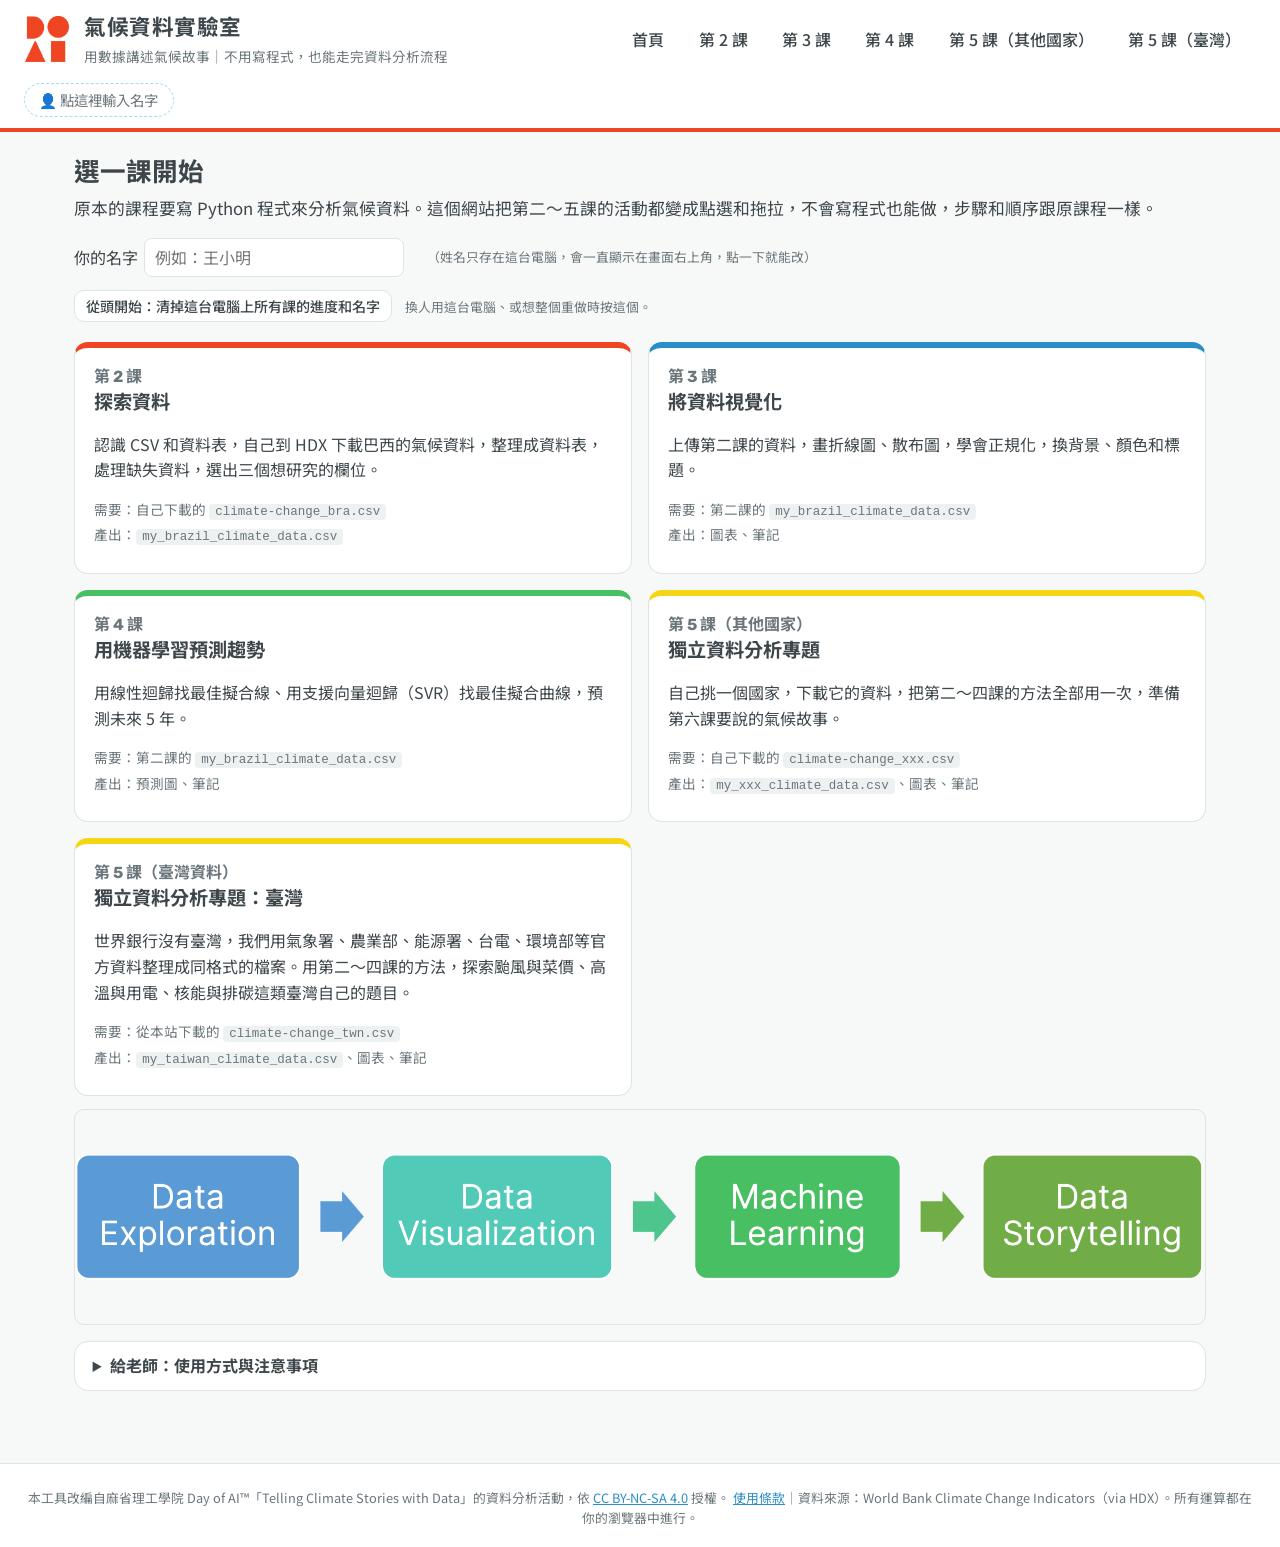
<file: index.html>
<!doctype html>
<html lang="zh-Hant">
<head>
<meta charset="utf-8">
<meta name="viewport" content="width=device-width, initial-scale=1">
<title>氣候資料實驗室</title>
<link rel="icon" href="assets/logo-dayofai.png">
<link rel="preconnect" href="https://fonts.googleapis.com">
<link rel="stylesheet" href="https://fonts.googleapis.com/css2?family=Noto+Sans+TC:wght@400;500;700&family=Rubik:wght@500;700&display=swap">
<link rel="stylesheet" href="style.css?v=202610220837">
</head>
<body class="home">

<header class="topbar">
  <a class="brand" href="index.html">
    <img src="assets/logo-dayofai.png" alt="Day of AI" class="logo">
    <div><div class="brand-title">氣候資料實驗室</div><div class="brand-sub">用數據講述氣候故事｜不用寫程式，也能走完資料分析流程</div></div>
  </a>
  <nav class="lesson-nav" id="lessonNav" data-current="0"></nav>
  <div class="pills"><span class="pill" id="studentName"></span></div>
</header>

<main>
  <section class="hero">
    <h1>選一課開始</h1>
    <p class="lead">原本的課程要寫 Python 程式來分析氣候資料。這個網站把第二～五課的活動都變成點選和拖拉，不會寫程式也能做，步驟和順序跟原課程一樣。</p>
    <div class="toolbar"><label>你的名字 <input type="text" id="nameInput" placeholder="例如：王小明"></label><span class="muted tiny">（姓名只存在這台電腦，會一直顯示在畫面右上角，點一下就能改）</span></div>
    <p class="muted tiny" style="margin-top:.5rem"><button class="btn small ghost" id="startOver">從頭開始：清掉這台電腦上所有課的進度和名字</button>　換人用這台電腦、或想整個重做時按這個。</p>
  </section>

  <div class="lesson-grid">
    <a class="lesson-card" href="lesson2.html" data-stage="explore">
      <div class="lc-num">第 2 課</div>
      <h2>探索資料</h2>
      <p>認識 CSV 和資料表，自己到 HDX 下載巴西的氣候資料，整理成資料表，處理缺失資料，選出三個想研究的欄位。</p>
      <div class="lc-files"><span>需要：自己下載的 <code>climate-change_bra.csv</code></span><span>產出：<code>my_brazil_climate_data.csv</code></span></div>
      <div class="lc-prog" data-lesson="2"></div>
    </a>
    <a class="lesson-card" href="lesson3.html" data-stage="viz">
      <div class="lc-num">第 3 課</div>
      <h2>將資料視覺化</h2>
      <p>上傳第二課的資料，畫折線圖、散布圖，學會正規化，換背景、顏色和標題。</p>
      <div class="lc-files"><span>需要：第二課的 <code>my_brazil_climate_data.csv</code></span><span>產出：圖表、筆記</span></div>
      <div class="lc-prog" data-lesson="3"></div>
    </a>
    <a class="lesson-card" href="lesson4.html" data-stage="ml">
      <div class="lc-num">第 4 課</div>
      <h2>用機器學習預測趨勢</h2>
      <p>用線性迴歸找最佳擬合線、用支援向量迴歸（SVR）找最佳擬合曲線，預測未來 5 年。</p>
      <div class="lc-files"><span>需要：第二課的 <code>my_brazil_climate_data.csv</code></span><span>產出：預測圖、筆記</span></div>
      <div class="lc-prog" data-lesson="4"></div>
    </a>
    <a class="lesson-card" href="lesson5.html" data-stage="story">
      <div class="lc-num">第 5 課（其他國家）</div>
      <h2>獨立資料分析專題</h2>
      <p>自己挑一個國家，下載它的資料，把第二～四課的方法全部用一次，準備第六課要說的氣候故事。</p>
      <div class="lc-files"><span>需要：自己下載的 <code>climate-change_xxx.csv</code></span><span>產出：<code>my_xxx_climate_data.csv</code>、圖表、筆記</span></div>
      <div class="lc-prog" data-lesson="5"></div>
    </a>
    <a class="lesson-card" href="lesson5tw.html" data-stage="story">
      <div class="lc-num">第 5 課（臺灣資料）</div>
      <h2>獨立資料分析專題：臺灣</h2>
      <p>世界銀行沒有臺灣，我們用氣象署、農業部、能源署、台電、環境部等官方資料整理成同格式的檔案。用第二～四課的方法，探索颱風與菜價、高溫與用電、核能與排碳這類臺灣自己的題目。</p>
      <div class="lc-files"><span>需要：從本站下載的 <code>climate-change_twn.csv</code></span><span>產出：<code>my_taiwan_climate_data.csv</code>、圖表、筆記</span></div>
      <div class="lc-prog" data-lesson="5tw"></div>
    </a>
  </div>

  <img class="shot pipeline-img" src="assets/img/pipeline.png" alt="資料分析流程：資料探索 → 資料視覺化 → 機器學習 → 資料敘事">

  <details class="howto">
    <summary>給老師：使用方式與注意事項</summary>
    <ul>
      <li><b>直接打開</b>：雙擊 <code>index.html</code> 就能用，不需要安裝任何東西；也可以把整個資料夾放上任何靜態網站空間。</li>
      <li><b>資料怎麼來</b>：和原課程一樣，第二課、第五課要學生自己到 HDX 下載 CSV 再上傳，網站不內建任何國家的資料；只有「第 5 課（臺灣資料）」例外：世界銀行沒有臺灣，所以我們用臺灣官方開放資料整理成同格式的檔案放在本站（來源見 <code>data/SOURCES-taiwan.md</code>），學生一樣要先下載再上傳。第三、四課上傳的是第二課存下的檔案；檔案不見的學生，可以下載原課程附的範例檔 <code>ex_brazil_climate_data.csv</code>。</li>
      <li><b>進度</b>：每一課的進度各自存在學生的瀏覽器裡（localStorage），關掉再打開會接著做。換電腦或用無痕視窗就不會保留。</li>
      <li><b>HDX 新版資料</b>：世界銀行在 2025 年更新後，新下載的檔案已經沒有 CO2、甲烷、溫室氣體總排放量等欄位，第一列也沒有 <code>#country+name</code> 標籤列。網站會自動處理，並在第二課提醒學生。</li>
      <li><b>和寫程式有關的部分</b>（複製 Notebook、執行程式格、填寫程式碼、匯入函式庫等）已省略，或改成點選、拖拉、勾選等類似的動作。</li>
      <li><b>原課程沒有的功能</b>都標成「延伸」：散布圖的 X 軸換成另一個欄位、SVR 調參數、考試模式、預測超過 5 年。</li>
    </ul>
  </details>
</main>

<footer class="footer">
  本工具改編自麻省理工學院 Day of AI™「Telling Climate Stories with Data」的資料分析活動，依
  <a href="https://creativecommons.org/licenses/by-nc-sa/4.0/" target="_blank" rel="noopener">CC BY-NC-SA 4.0</a> 授權。
  <a href="https://www.dayofai.org/privacy-and-terms-of-use" target="_blank" rel="noopener">使用條款</a>｜資料來源：World Bank Climate Change Indicators（via HDX）。所有運算都在你的瀏覽器中進行。
</footer>
<div class="toast" id="toast"></div>

<script src="lib/chart.umd.min.js?v=20261011171038"></script>
<script src="js/core.js?v=20261017210000"></script>
<script>
(() => {
  CDL.initPage();
  const nm = document.getElementById("nameInput");
  nm.value = CDL.getName();
  nm.addEventListener("input", () => CDL.setName(nm.value.trim()));
  // 每一課的進度摘要
  const steps = { 2: 10, 3: 5, 4: 4, 5: 7, "5tw": 7 };
  const renderProgress = () => document.querySelectorAll(".lc-prog").forEach(el => {
    const n = el.dataset.lesson, s = CDL.makeStore(`cdl-lesson${n}`).load();
    el.textContent = s && s.step ? `上次做到第 ${s.step} 步（共 ${steps[n]} 步）` : "";   // 讀不到（例如 Firefox 開本機檔案）就不顯示，免得誤導
  });
  renderProgress();
  // 從頭開始：清掉所有 cdl- 開頭的儲存（四課的進度＋名字）
  document.getElementById("startOver").addEventListener("click", () => {
    if (!window.confirm("確定要清掉這台電腦上所有課的進度和名字嗎？清掉就不能復原。")) return;
    try {
      Object.keys(localStorage).filter(k => k.startsWith("cdl-")).forEach(k => localStorage.removeItem(k));
    } catch (e) { }
    CDL.setName("");
    nm.value = "";
    renderProgress();
    CDL.toast("已清掉所有進度和名字，可以從第 2 課重新開始。");
  });
})();
</script>
</body>
</html>
</file>
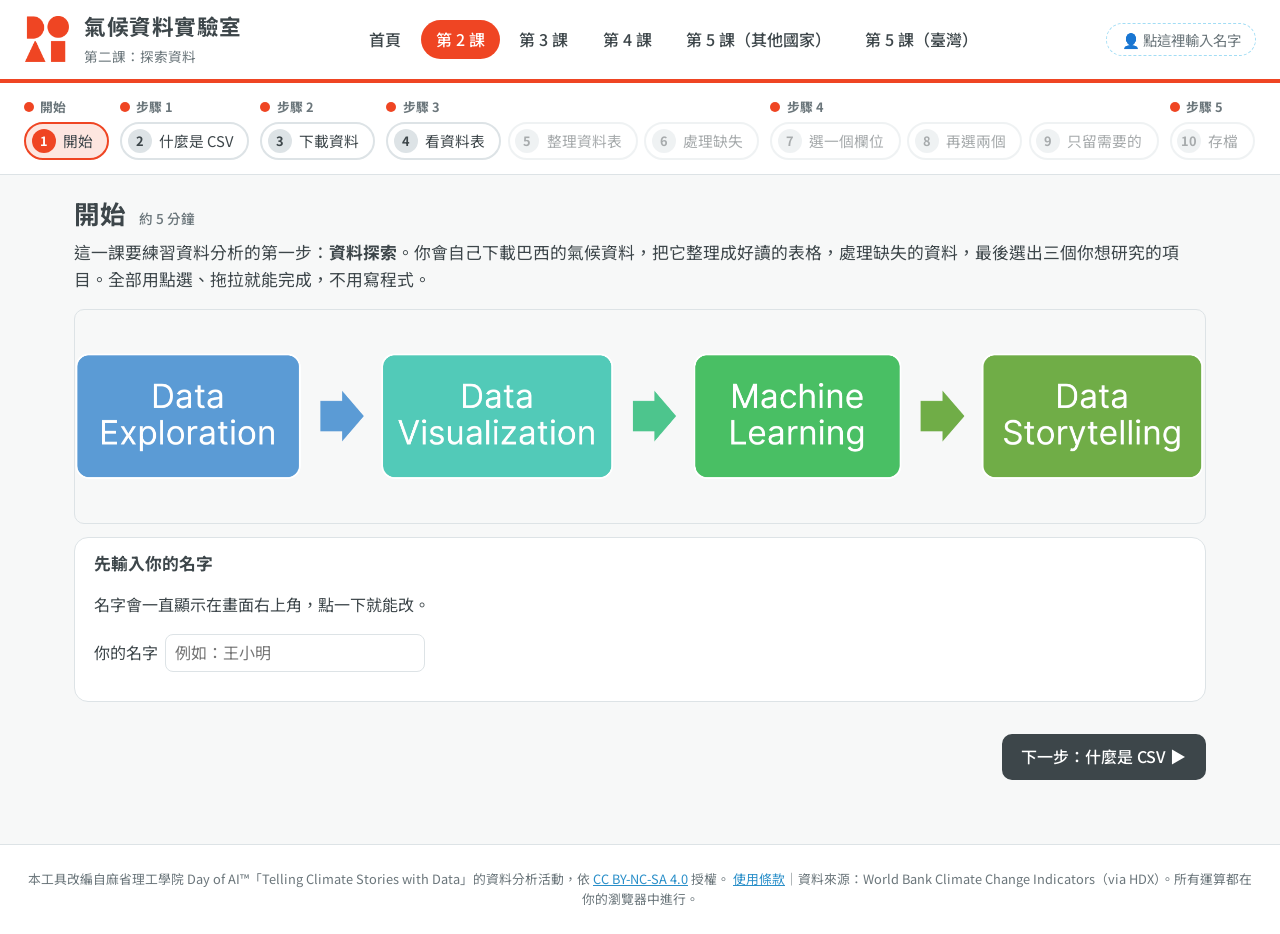
<file: lesson2.html>
<!doctype html>
<html lang="zh-Hant">
<head>
<meta charset="utf-8">
<meta name="viewport" content="width=device-width, initial-scale=1">
<title>第二課：探索資料｜氣候資料實驗室</title>
<link rel="icon" href="assets/logo-dayofai.png">
<link rel="preconnect" href="https://fonts.googleapis.com">
<link rel="stylesheet" href="https://fonts.googleapis.com/css2?family=Noto+Sans+TC:wght@400;500;700&family=Rubik:wght@500;700&display=swap">
<link rel="stylesheet" href="style.css?v=202610220837">
</head>
<body>

<header class="topbar">
  <a class="brand" href="index.html">
    <img src="assets/logo-dayofai.png" alt="Day of AI" class="logo">
    <div><div class="brand-title">氣候資料實驗室</div><div class="brand-sub">第二課：探索資料</div></div>
  </a>
  <nav class="lesson-nav" id="lessonNav" data-current="2"></nav>
  <div class="pills"><span class="pill" id="studentName"></span><span class="pill" id="datasetPill" hidden></span></div>
</header>

<nav class="pipeline" id="pipeline"></nav>

<main>

<!-- ───────── 開始 ───────── -->
<section class="panel" data-panel="1">
  <h1>開始 <small>約 5 分鐘</small></h1>
  <p class="lead">這一課要練習資料分析的第一步：<b>資料探索</b>。你會自己下載巴西的氣候資料，把它整理成好讀的表格，處理缺失的資料，最後選出三個你想研究的項目。全部用點選、拖拉就能完成，不用寫程式。</p>
  <img class="shot pipeline-img" src="assets/img/pipeline.png" alt="資料分析流程：資料探索 → 資料視覺化 → 機器學習 → 資料敘事">
  <div class="card" id="nameCard" hidden>
    <h3>先輸入你的名字 </h3>
    <p>名字會一直顯示在畫面右上角，點一下就能改。</p>
    <div class="toolbar"><label>你的名字 <input type="text" id="nameInput" placeholder="例如：王小明"></label></div>
  </div>
  <div class="nav-row"><span></span><button class="btn next" data-goto="2">下一步：什麼是 CSV ▶</button></div>
</section>

<!-- ───────── 什麼是 CSV ───────── -->
<section class="panel" data-panel="2">
  <h1>步驟 1　什麼是 CSV？ <small>約 5 分鐘</small></h1>
  <p class="lead">CSV 是 comma-separated values（逗號分隔值）的縮寫。它是一種非常簡單、非常常見的檔案格式，用來儲存和分享資料，資料量很大的時候特別好用。</p>
  <p>一個很小的 CSV 檔案，打開來其實就是這樣的文字，每一行是一筆資料，用逗號隔開：</p>
  <pre class="code-ro csv-raw">Name,Age,Favorite Food
Ada Lovelace,36,Hot Dogs
Grace Hopper,85,Strawberries
Alan Turing,41,Cheese Sandwich</pre>
  <button class="btn primary" id="showCsv" type="button">用試算表的樣子看 ▶</button>
  <div id="csvTableWrap" hidden>
    <p>你可以把 CSV 想成簡化版的試算表；事實上，Excel 和 Google 試算表都能直接打開 CSV：</p>
    <div class="table-wrap small" id="csvTable"></div>
    <p>今天要用的氣候資料 CSV 大得多，有時候甚至有上百萬列。想像一下要捲動那麼大的試算表！資料太多的時候，科學家會改用程式（或像這個網頁這樣的工具）來處理。</p>
  </div>
  <div class="stop" data-slides="P27–P28" data-ws="作業5"><ul><li>你會在試算表中查看什麼類型的資料？</li><li>你會使用程式（或工具）查看什麼類型的資料？</li></ul></div>
  <div class="nav-row"><button class="btn ghost" data-goto="1">◀ 上一步</button><button class="btn next" data-goto="3">下一步：下載巴西的資料 ▶</button></div>
</section>

<!-- ───────── 下載資料 ───────── -->
<section class="panel" data-panel="3">
  <h1>步驟 2　下載巴西的氣候資料 <small>約 5 分鐘</small></h1>
  <p class="lead">今天要用聯合國人道資料交換平台（HDX）的資料。HDX 在 2014 年上線，是一個開放平台，上面有大量和人道危機、全球議題有關的資料，由聯合國人道事務協調廳（OCHA）的人道資料中心管理。</p>
  <p>之後的課程，你可以自己挑一個國家的資料。現在先完成資料分析流程的第一步「取得資料」：<b>自己去下載巴西的氣候變遷資料</b>。</p>

  <div class="card">
    <h3>為什麼選巴西？</h3>
    <ul>
      <li>巴西是生物多樣性的熱點，亞馬遜雨林常被稱為「地球之肺」，能吸收二氧化碳、製造氧氣。它對全世界都很重要，也直接受到氣候變遷影響。</li>
      <li>氣候變遷對巴西原住民的影響特別大，他們的生計和文化傳統都和環境緊緊相連。</li>
      <li>巴西是牛肉、黃豆等糧食的全球主要供應國，農業既造成氣候變遷，也受到氣候變遷影響。</li>
      <li>巴西會遇到各式各樣的極端天氣，從乾旱到洪水都有。</li>
    </ul>
  </div>

  <div class="card" style="margin-top:1rem">
    <h3>怎麼下載</h3>
    <ol>
      <li>打開 <a href="https://data.humdata.org/dataset/world-bank-climate-change-indicators-for-brazil" target="_blank" rel="noopener">https://data.humdata.org/dataset/world-bank-climate-change-indicators-for-brazil</a>（會開新分頁）。</li>
      <li>往下捲到 <b>Data and resources</b>，在 <b>Climate Change Indicators for Brazil</b> 那一格，按右下角藍色的 <b>Download</b>。</li>
      <li>下載好的檔案應該叫做 <code>climate-change_bra.csv</code>。</li>
      <li>回到這裡，把檔案拖進下面的框框上傳。</li>
    </ol>
    <img class="shot" src="assets/img/hdx-download.png" alt="HDX 頁面的 Data and resources 區塊，Climate Change Indicators 右下角的藍色 Download 按鈕">
  </div>

  <h2>上傳你下載的檔案</h2>
  <div id="upload"></div>
  <p class="muted tiny">檔案只會在你的瀏覽器裡處理，不會上傳到任何伺服器。世界銀行在 2025 年更新資料後，新下載的檔案已經沒有「二氧化碳排放量」「甲烷排放量」等排放欄位，投影片裡用到這些欄位的例子，看投影片上的數字討論即可。</p>
  <div class="stop compact" data-slides="P26"><ul><li>上傳好就先停下來，等老師說明下一步。這個檔案總共有幾列？每一列記了些什麼？</li></ul></div>
  <div class="nav-row"><button class="btn ghost" data-goto="2">◀ 上一步</button><button class="btn next" data-goto="4">下一步：怎麼看資料表 ▶</button></div>
</section>

<!-- ───────── 怎麼看資料表 ───────── -->
<section class="panel" data-panel="4">
  <h1>步驟 3　怎麼看一張資料表 <small>約 10 分鐘</small></h1>
  <p class="lead">你剛上傳的巴西資料是一張有<b>欄</b>（直的）、有<b>列</b>（橫的）的表格。它有一千多列，資料量太大，一次全部攤開反而看不清楚，所以這裡先只看<b>前 100 列</b>。</p>
  <p>資料很多時，我們常常只想看其中一部分。按下面的按鈕，看看每一種看法會留下哪些資料。</p>
  <div class="foods">
    <div class="foods-btns" id="foodBtns"></div>
    <div class="foods-out"><div class="mini-title" id="foodInfo"></div><div class="table-wrap" id="foodTable"></div></div>
  </div>
  <div class="callout"><b>整理一下：</b>看資料表時，可以挑<b>欄</b>（只看某些項目），也可以挑<b>列</b>（只看某幾筆）。列的編號從 0 開始，所以第一列是 0。</div>
  <div class="stop" data-slides="P29–P30"><ul><li>你可以對像這樣的資料表做哪些操作？</li><li>什麼時候你會只想看某幾欄？什麼時候只想看某幾列？</li></ul></div>
  <div class="nav-row"><button class="btn ghost" data-goto="3">◀ 上一步</button><button class="btn next" data-goto="5">下一步：整理氣候資料 ▶</button></div>
</section>

<!-- ───────── 整理資料表 ───────── -->
<section class="panel" data-panel="5">
  <h1>步驟 3　把巴西的資料整理成資料表 <small>約 5 分鐘</small></h1>
  <p class="lead">上一步你看到，原始檔一列只有一個數字，想看「某個指標這幾十年怎麼變」很困難。這一步要把它整理成「一年一列、一個指標一欄」的表格。</p>
  <div id="reformat"></div>
  <div class="stop compact" data-slides="P31"><ul><li>整理好先停在這裡，還不要進「處理缺失」。整理前是幾列？整理後變成幾年 × 幾個指標？</li></ul></div>
  <div class="nav-row"><button class="btn ghost" data-goto="4">◀ 上一步</button><button class="btn next" data-goto="6">下一步：處理缺失資料 ▶</button></div>
</section>

<!-- ───────── 缺失資料 ───────── -->
<section class="panel" data-panel="6">
  <h1>步驟 3　刪掉缺太多資料的欄位 <small>約 5 分鐘</small></h1>
  <p class="lead">空白的資料沒辦法幫我們理解巴西的氣候變遷，所以先做一點資料清理：刪掉<b>缺失比例 60% 以上</b>的欄位。缺很多資料的欄位雖然也有資訊，但很難從裡面看出規律或趨勢。刪之前，先看看每一欄是哪幾年有資料，以及刪掉之後表格還剩什麼。</p>
  <div id="missing"></div>
  <div class="stop" data-slides="P32–P33" data-ws="作業5"><ul><li>我們如何知道資料是否缺失？資料缺失可能代表什麼？</li><li>缺失資料可能會在資料分析流程的後續階段造成哪些問題？</li></ul></div>
  <div class="nav-row"><button class="btn ghost" data-goto="5">◀ 上一步</button><button class="btn next" data-goto="7">下一步：選一個欄位來探索 ▶</button></div>
</section>

<!-- ───────── 選第一個欄位 ───────── -->
<section class="panel" data-panel="7">
  <h1>步驟 4　熟悉氣候資料：選一個欄位 <small>約 5 分鐘</small></h1>
  <p class="lead">現在每一欄都至少有一些資料了。花幾分鐘一欄一欄看，挑<b>一個</b>你最想深入了解的，放進「欄位 1」。</p>
  <p class="muted">右邊的資料只列出有數字的年份。有些欄位早年沒有資料，這不用擔心；如果空白太多讓你很困擾，可以請老師推薦別的欄位。</p>
  <div id="pick1"></div>
  <div class="stop" data-slides="P34" data-ws="作業6"><ul><li>你選了哪個欄位？為什麼？寫在學習單上，再繼續選另外兩個欄位。</li></ul></div>
  <div class="nav-row"><button class="btn ghost" data-goto="6">◀ 上一步</button><button class="btn next" data-goto="8">下一步：再選兩個欄位 ▶</button></div>
</section>

<!-- ───────── 選另外兩個欄位 ───────── -->
<section class="panel" data-panel="8">
  <h1>步驟 4　再選兩個相關的欄位 <small>約 10 分鐘</small></h1>
  <p class="lead">有了第一個欄位，接著找和它有關的欄位。其中一個方法是看<b>相關係數</b>：它幫每一對欄位算出一個介於 −1 到 1 的數字。數字越接近 1 或 −1，兩欄的關係越強；正數是一起變大，負數是一個變大另一個變小。</p>
  <div id="pick3"></div>
  <h2>你選的三個欄位</h2>
  <p class="muted">繼續之前，先讓老師看過。</p>
  <div class="interest-print"></div>
  <div class="stop" data-slides="P35–P40" data-ws="作業6">
    <ul>
      <li>為什麼可能會想把兩、三種資料畫在同一張圖上？</li>
      <li>相關性高的欄位放在一起比較有趣，還是相關性低的？相關性有可能高到不適合嗎？（提示：森林面積的兩個欄位）</li>
      <li>甲烷排放量與溫室氣體總排放量的相關性會高還是低？人口可用電力比例與再生能源消耗量呢？先猜，再看投影片上的數字。</li>
    </ul>
  </div>
  <div class="stop" data-slides="P41" data-ws="作業6"><ul><li>和夥伴或小組分享你選的欄位：為什麼選這些欄位？</li><li>你預期會看到哪些模式？為什麼？</li><li>這些欄位缺了多少資料？這可能會造成哪些問題？</li></ul></div>
  <div class="nav-row"><button class="btn ghost" data-goto="7">◀ 上一步</button><button class="btn next" data-goto="9">下一步：只留下想要的資料 ▶</button></div>
</section>

<!-- ───────── 篩選 ───────── -->
<section class="panel" data-panel="9">
  <h1>步驟 4　只留下想要的資料 <small>約 10 分鐘</small></h1>
  <p class="lead">既然不會再看其他欄位，就把表格縮小成只有你選的三欄；再把三欄中任何一欄是空白的年份刪掉。先用一個小範例練習。</p>

  <div class="card">
    <h3>小範例</h3>
    <p class="muted">一張 5 列 × 5 欄的表格，每一欄都故意空了一格。勾選要留下的欄位，看看會發生什麼事。</p>
    <div class="toolbar" id="exCols"></div>
    <div class="ex-grid">
      <div><div class="mini-title">① 原本的表格</div><div class="table-wrap small" id="exAll"></div></div>
      <div><div class="mini-title">② 只留下勾選的欄</div><div class="table-wrap small" id="exSmall"></div></div>
      <div><div class="mini-title">③ 再刪掉有空白的列</div><div class="table-wrap small" id="exNoNan"></div></div>
    </div>
  </div>

  <h2>換你了：處理你的三個欄位</h2>
  <div id="clean"></div>
  <div class="stop" data-slides="P42"><ul><li>刪掉有空白的年份之後還剩幾年？少掉的年份會不會影響你的結論？</li></ul></div>
  <div class="nav-row"><button class="btn ghost" data-goto="8">◀ 上一步</button><button class="btn next" data-goto="10">下一步：存檔 ▶</button></div>
</section>

<!-- ───────── 存檔 ───────── -->
<section class="panel" data-panel="10">
  <h1>步驟 5　把整理好的資料存起來 <small>約 5 分鐘</small></h1>
  <p class="lead">我們把原本的檔案整理成只剩重要資料的乾淨表格。現在把它下載到你的電腦。<b>第三課一開始要再上傳這個檔案。</b></p>
  <div id="saveArea"></div>
  <div class="stop" data-slides="P42" data-ws="作業6"><ul><li>完成第二課：確認 <code>my_brazil_climate_data.csv</code> 已經下載到你的電腦，並記得放在哪裡。</li></ul></div>
  <div class="nav-row"><button class="btn ghost" data-goto="9">◀ 上一步</button><a class="btn next" href="lesson3.html">前往第三課 ▶</a></div>
  <p class="muted tiny" style="text-align:right"><button class="btn small ghost" id="resetAll">清除第二課的進度，重新開始</button></p>
</section>

</main>

<footer class="footer">
  本工具改編自麻省理工學院 Day of AI™「Telling Climate Stories with Data」的資料分析活動，依
  <a href="https://creativecommons.org/licenses/by-nc-sa/4.0/" target="_blank" rel="noopener">CC BY-NC-SA 4.0</a> 授權。
  <a href="https://www.dayofai.org/privacy-and-terms-of-use" target="_blank" rel="noopener">使用條款</a>｜資料來源：World Bank Climate Change Indicators（via HDX）。所有運算都在你的瀏覽器中進行。
</footer>
<div class="toast" id="toast"></div>

<script src="lib/chart.umd.min.js?v=20261011171038"></script>
<script src="data/indicators-zh.js?v=20261017210000"></script>
<script src="js/core.js?v=20261017210000"></script>
<script src="js/explore.js?v=202610221005"></script>
<script src="js/lesson2.js?v=20261011171038"></script>
</body>
</html>
</file>
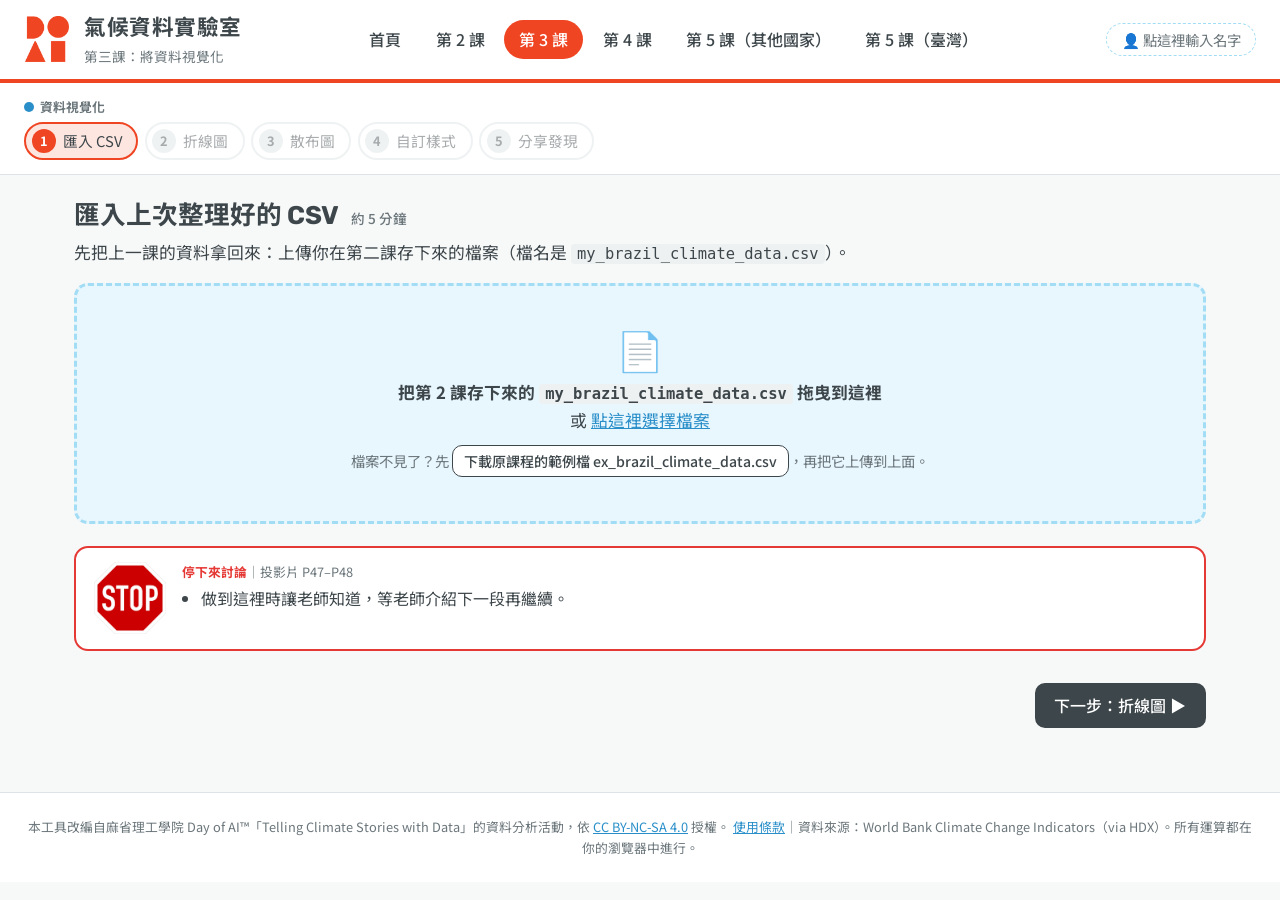
<file: lesson3.html>
<!doctype html>
<html lang="zh-Hant">
<head>
<meta charset="utf-8">
<meta name="viewport" content="width=device-width, initial-scale=1">
<title>第三課：視覺化資料｜氣候資料實驗室</title>
<link rel="icon" href="assets/logo-dayofai.png">
<link rel="preconnect" href="https://fonts.googleapis.com">
<link rel="stylesheet" href="https://fonts.googleapis.com/css2?family=Noto+Sans+TC:wght@400;500;700&family=Rubik:wght@500;700&display=swap">
<link rel="stylesheet" href="style.css?v=202610220837">
</head>
<body>

<header class="topbar">
  <a class="brand" href="index.html">
    <img src="assets/logo-dayofai.png" alt="Day of AI" class="logo">
    <div><div class="brand-title">氣候資料實驗室</div><div class="brand-sub">第三課：將資料視覺化</div></div>
  </a>
  <nav class="lesson-nav" id="lessonNav" data-current="3"></nav>
  <div class="pills"><span class="pill" id="studentName"></span><span class="pill" id="datasetPill" hidden></span></div>
</header>

<nav class="pipeline" id="pipeline"></nav>

<main>

<!-- ───────── 匯入 ───────── -->
<section class="panel" data-panel="1">
  <h1>匯入上次整理好的 CSV <small>約 5 分鐘</small></h1>
  <p class="lead">先把上一課的資料拿回來：上傳你在第二課存下來的檔案（檔名是 <code>my_brazil_climate_data.csv</code>）。</p>
  <div id="loader"></div>
  <div class="stop" data-slides="P47–P48"><ul><li>做到這裡時讓老師知道，等老師介紹下一段再繼續。</li></ul></div>
  <div class="nav-row"><span></span><button class="btn next" data-goto="2">下一步：折線圖 ▶</button></div>
</section>

<!-- ───────── 折線圖 ───────── -->
<section class="panel" data-panel="2">
  <h1>折線圖 <small>約 20 分鐘</small></h1>
  <div class="stop compact" data-slides="P49" data-ws="作業7"><ul><li>折線圖適合呈現什麼目的、什麼類型的資料？你以前在哪裡用過折線圖？</li></ul></div>
  <p class="lead">折線圖的 X 軸放時間（年份），Y 軸放你選的欄位，把每一年的點連成一條線，很適合看資料隨時間怎麼變化。把欄位拖到 Y 軸（或按「畫它」）就會畫出來。</p>
  <div class="callout">
    <b>依序做：</b>①先把三個欄位<b>各自</b>畫成一張折線圖 → ②把兩個欄位放在<b>同一張</b>圖，加上標題、軸名稱 → ③發現數字大小差太多時，把兩個欄位<b>正規化</b> → ④把<b>三個</b>欄位都正規化放在一起。左邊的清單會自動打勾。
  </div>
  <details class="howto"><summary>為什麼要正規化？看一個例子</summary>
    <p>綠線的數字是幾百萬，紅線只有幾十萬。紅線本來應該是往上升的，但放在同一張圖上幾乎看不出來。差一個數量級就這樣了，差更多會更糟。</p>
    <img class="shot small" src="assets/img/bad_twoline_graph.png" alt="兩條數字大小差很多的折線放在同一張圖">
    <p><b>正規化（normalize）</b>就是把每一欄的範圍換成 0～1：（數值 − 最小值）÷（最大值 − 最小值）。數字變了，也損失一點精確度，但每一年是升是降的關係不變，就能把不同大小的資料放在一起比較趨勢。</p>
  </details>
  <div id="lineBuilder"></div>
  <div class="stop" data-slides="P51" data-ws="作業7">
    <ul>
      <li>和同學分享你的折線圖：一個欄位畫成折線圖，看得出它這幾十年怎麼變嗎？</li>
      <li>兩個欄位放在同一張圖、數字大小差很多時，會發生什麼事？正規化之後，看到了什麼原本看不到的？</li>
      <li>做這張圖時，哪個決定最難下？（選哪幾欄、要不要正規化、標題怎麼寫）</li>
    </ul></div>
  <div class="nav-row"><button class="btn ghost" data-goto="1">◀ 上一步</button><button class="btn next" data-goto="3">下一步：散布圖 ▶</button></div>
</section>

<!-- ───────── 散布圖 ───────── -->
<section class="panel" data-panel="3">
  <h1>散布圖 <small>約 10 分鐘</small></h1>
  <div class="stop compact" data-slides="P50" data-ws="作業7"><ul><li>散布圖適合呈現什麼目的、什麼類型的資料？和折線圖有什麼不同？</li></ul></div>
  <p class="lead">散布圖的做法和折線圖幾乎一樣，你會發現圖很眼熟，只是每一個點都是分開的，沒有連起來。</p>
  <div class="callout"><b>依序做：</b>①把三個欄位各自畫成散布圖 → ②這次自己來：把三個欄位正規化，畫成同一張散布圖。</div>
  <div id="scatterBuilder"></div>
  <div class="stop" data-slides="P52" data-ws="作業7">
    <ul>
      <li>和小組分享你的散布圖：同一個欄位畫成散布圖和折線圖，看到的有什麼不一樣？哪一種比較容易看出趨勢？哪一種比較容易發現特別的年份？</li>
      <li>三個欄位正規化放在同一張散布圖，好讀嗎？點太多的時候，你怎麼讓它比較好讀？（換顏色？少放一欄？）</li>
      <li>做這張圖時，哪個決定最難下？（選哪一欄、要不要正規化、配什麼顏色）</li>
    </ul></div>
  <div class="nav-row"><button class="btn ghost" data-goto="2">◀ 上一步</button><button class="btn next" data-goto="4">下一步：自訂樣式 ▶</button></div>
</section>

<!-- ───────── 自訂樣式 ───────── -->
<section class="panel" data-panel="4">
  <h1>自訂你的圖表 <small>約 10 分鐘</small></h1>
  <p class="lead">到目前為止，你的圖都長得差不多：藍灰色背景、白色格線，線條用藍、橘、綠。但配色很重要，它會影響你想說的故事。</p>
  <ul>
    <li><b>換背景：</b>有五種背景可以選，有沒有格線、底色是灰是白。</li>
    <li><b>換顏色：</b>按欄位標籤上的色塊挑顏色，或在旁邊的小框輸入顏色的英文名稱，例如 crimson、mediumvioletred（<a href="https://htmlcolorcodes.com/color-names/" target="_blank" rel="noopener">顏色名稱清單</a>）。多條線時，每一條可以各自換色。</li>
    <li><b>改標題和軸名稱：</b>讓看圖的人一眼就知道這張圖在說什麼。</li>
    <li><b>存圖：</b>按圖下方的「存成圖片」。</li>
  </ul>
  <div id="customBuilder"></div>
  <div class="nav-row"><button class="btn ghost" data-goto="3">◀ 上一步</button><button class="btn next" data-goto="5">下一步：分享發現 ▶</button></div>
</section>

<!-- ───────── 分享 ───────── -->
<section class="panel" data-panel="5">
  <h1>和同學分享你的發現 <small>約 10 分鐘</small></h1>
  <p class="lead">討論你們的圖表，分享你從資料裡發現了什麼故事。也聊聊你為什麼做了這些視覺上的選擇：為什麼選這組顏色？你的資料比較適合折線圖還是散布圖？</p>
  <div class="stop" data-slides="P53" data-ws="作業7">
    <ul>
      <li>你在彼此的資料中看到哪些模式？這些模式和你預期的一樣嗎？</li>
      <li>你的圖表讓你對氣候產生了哪些新的問題？</li>
      <li>你為什麼選這組配色？你比較喜歡折線圖還是散布圖？</li>
    </ul>
  </div>
  <div id="notes"></div>
  <div class="nav-row"><button class="btn ghost" data-goto="4">◀ 上一步</button><a class="btn next" href="lesson4.html">前往第四課 ▶</a></div>
  <p class="muted tiny" style="text-align:right"><button class="btn small ghost" id="resetAll">清除第三課的進度，重新開始</button></p>
</section>

</main>

<footer class="footer">
  本工具改編自麻省理工學院 Day of AI™「Telling Climate Stories with Data」的資料分析活動，依
  <a href="https://creativecommons.org/licenses/by-nc-sa/4.0/" target="_blank" rel="noopener">CC BY-NC-SA 4.0</a> 授權。
  <a href="https://www.dayofai.org/privacy-and-terms-of-use" target="_blank" rel="noopener">使用條款</a>｜資料來源：World Bank Climate Change Indicators（via HDX）。所有運算都在你的瀏覽器中進行。
</footer>
<div class="toast" id="toast"></div>

<script src="lib/chart.umd.min.js?v=20261011171038"></script>
<script src="data/indicators-zh.js?v=20261017210000"></script>
<script src="js/example-data.js?v=20261011171038"></script>
<script src="js/core.js?v=20261017210000"></script>
<script src="js/wide.js?v=202610220838"></script>
<script src="js/viz.js?v=20261017213000"></script>
<script src="js/lesson3.js?v=20261011171038"></script>
</body>
</html>
</file>
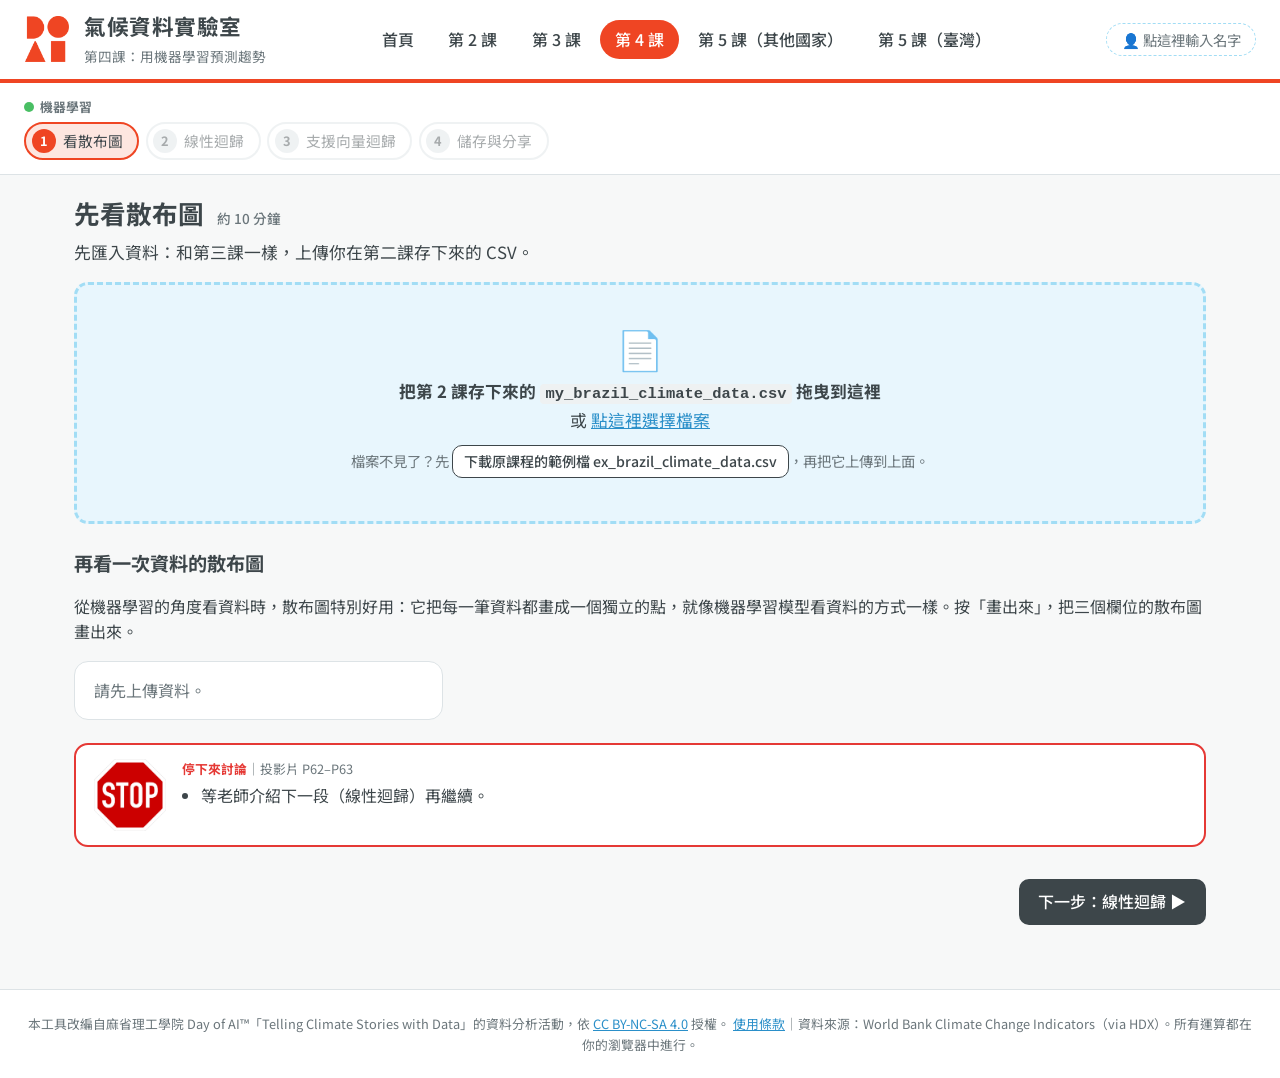
<file: lesson4.html>
<!doctype html>
<html lang="zh-Hant">
<head>
<meta charset="utf-8">
<meta name="viewport" content="width=device-width, initial-scale=1">
<title>第四課：用機器學習預測趨勢｜氣候資料實驗室</title>
<link rel="icon" href="assets/logo-dayofai.png">
<link rel="preconnect" href="https://fonts.googleapis.com">
<link rel="stylesheet" href="https://fonts.googleapis.com/css2?family=Noto+Sans+TC:wght@400;500;700&family=Rubik:wght@500;700&display=swap">
<link rel="stylesheet" href="style.css?v=202610220837">
</head>
<body>

<header class="topbar">
  <a class="brand" href="index.html">
    <img src="assets/logo-dayofai.png" alt="Day of AI" class="logo">
    <div><div class="brand-title">氣候資料實驗室</div><div class="brand-sub">第四課：用機器學習預測趨勢</div></div>
  </a>
  <nav class="lesson-nav" id="lessonNav" data-current="4"></nav>
  <div class="pills"><span class="pill" id="studentName"></span><span class="pill" id="datasetPill" hidden></span></div>
</header>

<nav class="pipeline" id="pipeline"></nav>

<main>

<!-- ───────── 匯入與散布圖 ───────── -->
<section class="panel" data-panel="1">
  <h1>先看散布圖 <small>約 10 分鐘</small></h1>
  <p class="lead">先匯入資料：和第三課一樣，上傳你在第二課存下來的 CSV。</p>
  <div id="loader"></div>
  <h2>再看一次資料的散布圖</h2>
  <p>從機器學習的角度看資料時，散布圖特別好用：它把每一筆資料都畫成一個獨立的點，就像機器學習模型看資料的方式一樣。按「畫出來」，把三個欄位的散布圖畫出來。</p>
  <div class="sc3" id="sc3"></div>
  <div class="stop" data-slides="P62–P63"><ul><li>等老師介紹下一段（線性迴歸）再繼續。</li></ul></div>
  <div class="nav-row"><span></span><button class="btn next" data-goto="2">下一步：線性迴歸 ▶</button></div>
</section>

<!-- ───────── 線性迴歸 ───────── -->
<section class="panel" data-panel="2">
  <h1>線性迴歸 <small>約 15 分鐘</small></h1>
  <p class="lead">第一種預測模型是<b>線性迴歸</b>，它會：</p>
  <ol>
    <li>看散布圖上所有的資料點，</li>
    <li>找出一個最能代表資料關係的直線方程式（叫做<b>最佳擬合線</b>），</li>
    <li>把這條線畫出來。</li>
  </ol>
  <p>有了這條線的方程式，就能預測未來：在 x 軸上找到你想知道的年份，看看最佳擬合線在那一年對應的 y 是多少。不是所有資料都適合用直線表示，但適合的時候，這是一個簡單又有效率的預測方法。</p>
  <div class="callout"><b>依序做：</b>①替欄位 1 畫出最佳擬合線 → ②再替欄位 2、欄位 3 也畫出來 → ③勾選「預測未來 5 年」，把未來的預測畫成虛線。左邊的清單會自動打勾。</div>
  <div id="linBuilder"></div>
  <div class="stop" data-slides="P64–P67" data-ws="作業9"><ul><li>試試看：在 x 軸上找到一個年份，看最佳擬合線在那一年的 y 是多少。（用上面的「試試看」）</li><li>哪些資料可能適合用線性迴歸來預測？</li></ul></div>
  <div class="stop compact" data-slides="P68"><ul><li>做到這裡先停下來，等老師介紹支援向量迴歸。</li></ul></div>
  <div class="nav-row"><button class="btn ghost" data-goto="1">◀ 上一步</button><button class="btn next" data-goto="3">下一步：支援向量迴歸 ▶</button></div>
</section>

<!-- ───────── SVR ───────── -->
<section class="panel" data-panel="3">
  <h1>支援向量迴歸 <small>約 20 分鐘</small></h1>
  <div class="stop compact" data-slides="P69"><ul><li>哪些資料可能很難用線性迴歸來預測？</li></ul></div>
  <p class="lead">SVR 和線性迴歸一樣，要找一個最能貼合資料的方程式。不同的是，SVR 找的不是直線，而是<b>最佳擬合曲線</b>。</p>
  <p>所以曲線看起來會更貼近原本的資料。但它不一定要通過每一個點，曲線和資料點之間可以有一點誤差。這不是壞事：真實世界的資料常常亂亂的，留一點「彈性空間」，曲線反而比較能<b>泛化</b>，也就是對沒看過的新資料也預測得好。</p>
  <details class="howto"><summary>為什麼 SVR 要先把資料「標準化」？</summary>
    <p>用年份來預測時，電腦會把 1990 當成一千九百九十這個大數字，但每一筆資料之間其實只差 1 年。數值（Y）也一樣，可能很大，但每一年之間的差距相對很小。</p>
    <p>所以 SVR 會先把年份和數值都換成「平均 0、標準差 1」的數字再學，畫圖前再換回原本的單位。圖下方有按鈕可以看標準化後的數字。</p>
  </details>
  <div class="callout"><b>依序做：</b>①替欄位 1 畫出最佳擬合曲線 → ②再替欄位 2 畫出來 → ③用曲線預測未來 5 年 → ④替欄位 3 畫出來並預測未來 5 年。</div>
  <div id="svrBuilder"></div>
  <div class="stop" data-slides="P70–P74">
    <ul>
      <li>你的 SVR 有好好代表你的資料嗎？你猜為什麼有、或為什麼沒有？</li>
      <li>這些預測告訴你什麼？你相信它們嗎？</li>
      <li>曲線貼合得太緊（過度擬合）會怎樣？什麼叫「泛化能力好」？</li>
    </ul>
  </div>
  <div class="nav-row"><button class="btn ghost" data-goto="2">◀ 上一步</button><button class="btn next" data-goto="4">下一步：儲存與分享 ▶</button></div>
</section>

<!-- ───────── 分享 ───────── -->
<section class="panel" data-panel="4">
  <h1>儲存你的預測，和夥伴分享 <small>約 10 分鐘</small></h1>
  <p class="lead">做得好！記得把你最喜歡的預測圖存下來（每張圖下方都有「存成圖片」）。接下來是資料分析和機器學習裡非常重要的一步：<b>說出你學到了什麼</b>。</p>
  <div class="stop" data-slides="P75–P77" data-ws="作業9">
    <ul>
      <li>我的預測符合我原本的預期嗎？一開始我有任何預期嗎？</li>
      <li>我的預測令人困惑嗎？是什麼讓它令人困惑？</li>
      <li>我的預測有沒有讓我對研究的資料有新的理解？</li>
      <li>我的預測對世界代表什麼？它實際上預測會發生什麼事？</li>
      <li>預測的事一定會發生嗎？為什麼？</li>
      <li>我比較喜歡哪一種預測：最佳擬合線，還是 SVR？為什麼？</li>
      <li>你相信這些預測模型嗎？為什麼？</li>
    </ul>
  </div>
  <div id="notes"></div>
  <div class="nav-row"><button class="btn ghost" data-goto="3">◀ 上一步</button><a class="btn next" href="lesson5.html">前往第五課 ▶</a></div>
  <p class="muted tiny" style="text-align:right"><button class="btn small ghost" id="resetAll">清除第四課的進度，重新開始</button></p>
</section>

</main>

<footer class="footer">
  本工具改編自麻省理工學院 Day of AI™「Telling Climate Stories with Data」的資料分析活動，依
  <a href="https://creativecommons.org/licenses/by-nc-sa/4.0/" target="_blank" rel="noopener">CC BY-NC-SA 4.0</a> 授權。
  <a href="https://www.dayofai.org/privacy-and-terms-of-use" target="_blank" rel="noopener">使用條款</a>｜資料來源：World Bank Climate Change Indicators（via HDX）。所有運算都在你的瀏覽器中進行。
</footer>
<div class="toast" id="toast"></div>

<script src="lib/chart.umd.min.js?v=20261011171038"></script>
<script src="data/indicators-zh.js?v=20261017210000"></script>
<script src="js/example-data.js?v=20261011171038"></script>
<script src="js/core.js?v=20261017210000"></script>
<script src="js/wide.js?v=202610220838"></script>
<script src="js/ml.js?v=202610221005"></script>
<script src="js/lesson4.js?v=20261011171038"></script>
</body>
</html>
</file>
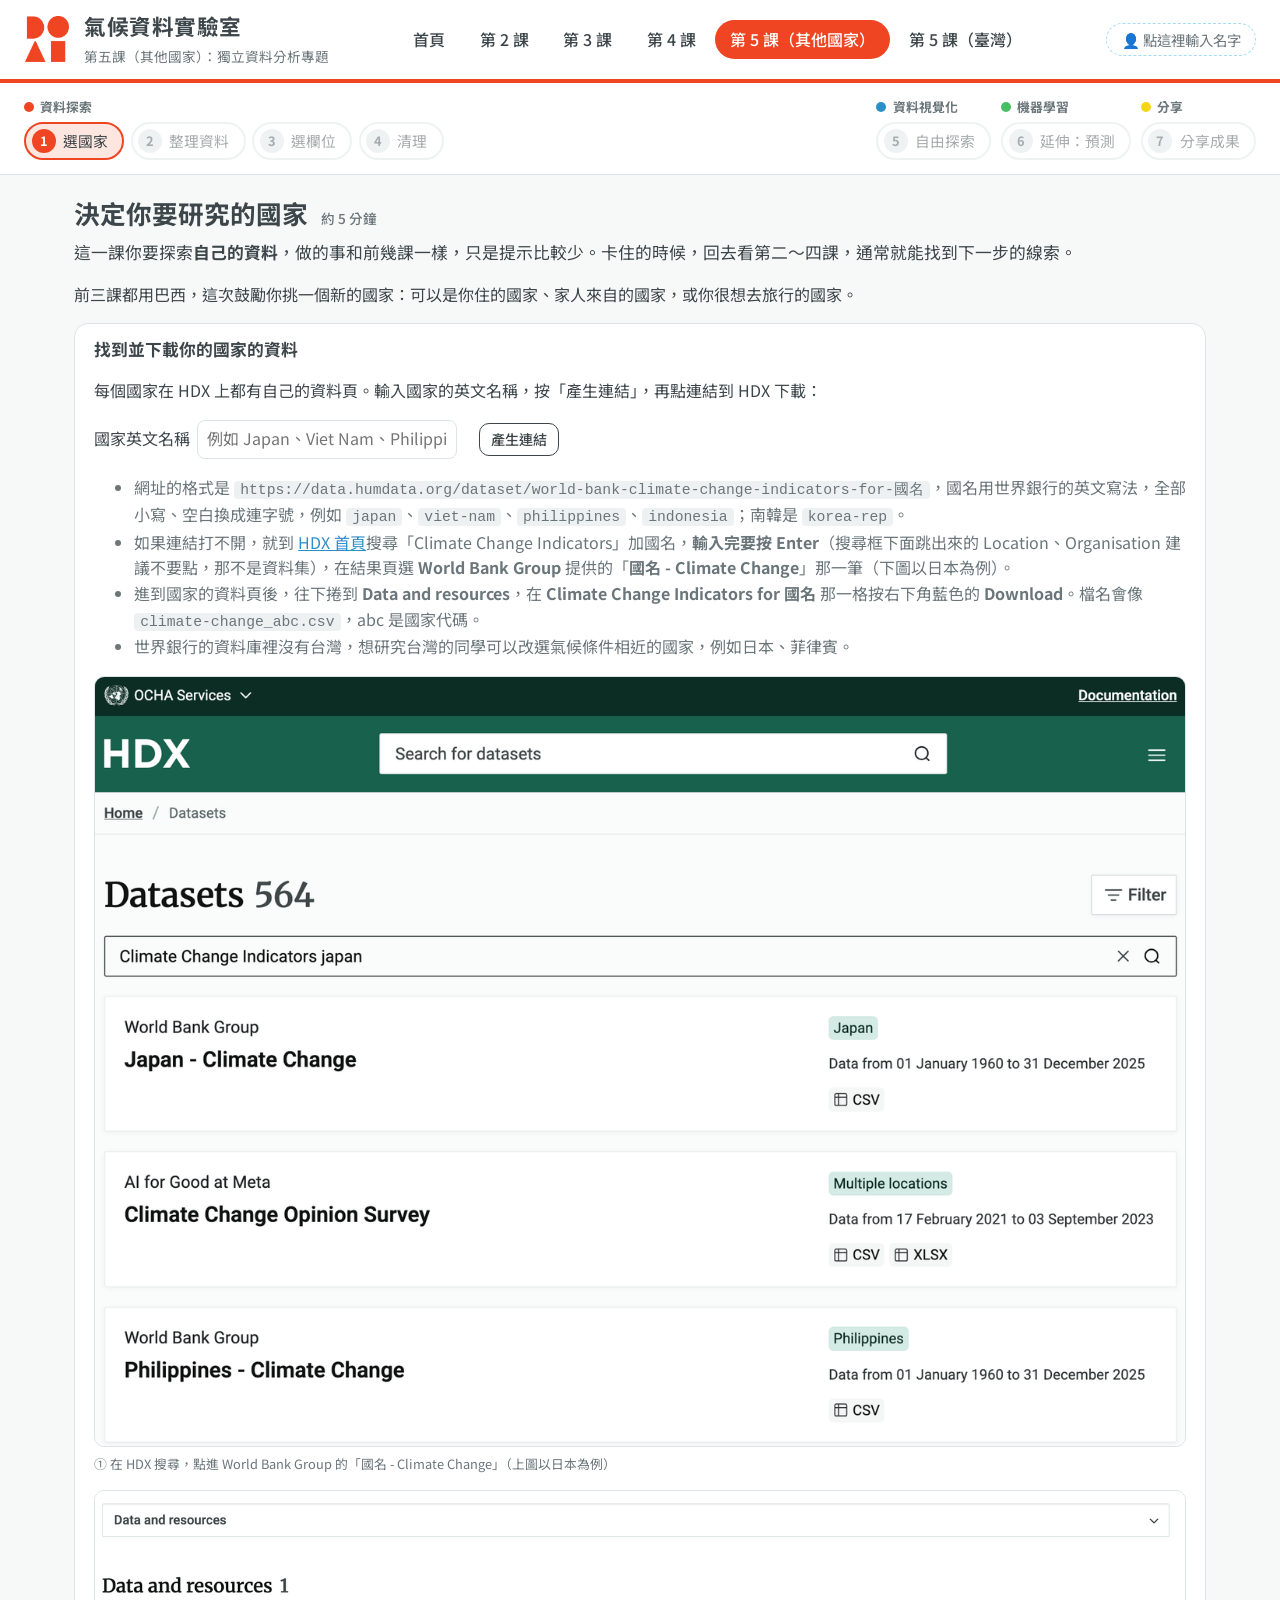
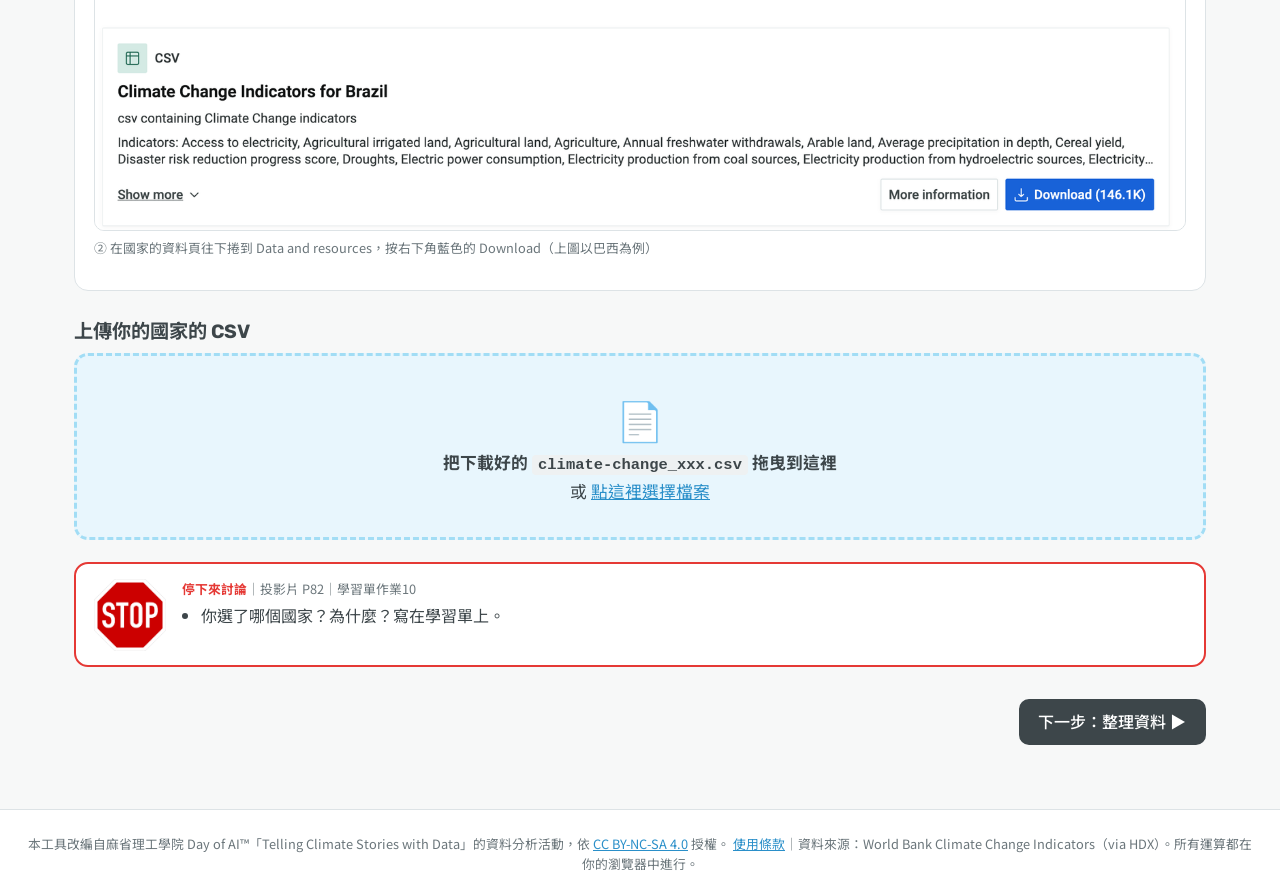
<file: lesson5.html>
<!doctype html>
<html lang="zh-Hant">
<head>
<meta charset="utf-8">
<meta name="viewport" content="width=device-width, initial-scale=1">
<title>第五課（其他國家）：獨立資料分析專題｜氣候資料實驗室</title>
<link rel="icon" href="assets/logo-dayofai.png">
<link rel="preconnect" href="https://fonts.googleapis.com">
<link rel="stylesheet" href="https://fonts.googleapis.com/css2?family=Noto+Sans+TC:wght@400;500;700&family=Rubik:wght@500;700&display=swap">
<link rel="stylesheet" href="style.css?v=202610220837">
</head>
<body>

<header class="topbar">
  <a class="brand" href="index.html">
    <img src="assets/logo-dayofai.png" alt="Day of AI" class="logo">
    <div><div class="brand-title">氣候資料實驗室</div><div class="brand-sub">第五課（其他國家）：獨立資料分析專題</div></div>
  </a>
  <nav class="lesson-nav" id="lessonNav" data-current="5"></nav>
  <div class="pills"><span class="pill" id="studentName"></span><span class="pill" id="datasetPill" hidden></span></div>
</header>

<nav class="pipeline" id="pipeline"></nav>

<main>

<!-- ───────── 選國家 ───────── -->
<section class="panel" data-panel="1">
  <h1>決定你要研究的國家 <small>約 5 分鐘</small></h1>
  <p class="lead">這一課你要探索<b>自己的資料</b>，做的事和前幾課一樣，只是提示比較少。卡住的時候，回去看第二～四課，通常就能找到下一步的線索。</p>
  <p>前三課都用巴西，這次鼓勵你挑一個新的國家：可以是你住的國家、家人來自的國家，或你很想去旅行的國家。</p>

  <div class="card">
    <h3>找到並下載你的國家的資料</h3>
    <p>每個國家在 HDX 上都有自己的資料頁。輸入國家的英文名稱，按「產生連結」，再點連結到 HDX 下載：</p>
    <div class="toolbar"><label>國家英文名稱 <input type="text" id="countryIn" placeholder="例如 Japan、Viet Nam、Philippines"></label><button class="btn small" id="mkLink">產生連結</button></div>
    <div id="countryLink" class="link-out"></div>
    <ul class="muted">
      <li>網址的格式是 <code>https://data.humdata.org/dataset/world-bank-climate-change-indicators-for-國名</code>，國名用世界銀行的英文寫法，全部小寫、空白換成連字號，例如 <code>japan</code>、<code>viet-nam</code>、<code>philippines</code>、<code>indonesia</code>；南韓是 <code>korea-rep</code>。</li>
      <li>如果連結打不開，就到 <a href="https://data.humdata.org/" target="_blank" rel="noopener">HDX 首頁</a>搜尋「Climate Change Indicators」加國名，<b>輸入完要按 Enter</b>（搜尋框下面跳出來的 Location、Organisation 建議不要點，那不是資料集），在結果頁選 <b>World Bank Group</b> 提供的「<b>國名 - Climate Change</b>」那一筆（下圖以日本為例）。</li>
      <li>進到國家的資料頁後，往下捲到 <b>Data and resources</b>，在 <b>Climate Change Indicators for 國名</b> 那一格按右下角藍色的 <b>Download</b>。檔名會像 <code>climate-change_abc.csv</code>，abc 是國家代碼。</li>
      <li>世界銀行的資料庫裡沒有台灣，想研究台灣的同學可以改選氣候條件相近的國家，例如日本、菲律賓。</li>
    </ul>
    <img class="shot" src="assets/img/hdx-search-japan.png" alt="在 HDX 搜尋 Climate Change Indicators japan 的結果，第一筆是 World Bank Group 的 Japan - Climate Change">
    <p class="muted tiny shot-cap">① 在 HDX 搜尋，點進 World Bank Group 的「國名 - Climate Change」（上圖以日本為例）</p>
    <img class="shot" src="assets/img/hdx-download.png" alt="國家資料頁的 Data and resources 區塊，Climate Change Indicators 右下角的藍色 Download 按鈕">
    <p class="muted tiny shot-cap">② 在國家的資料頁往下捲到 Data and resources，按右下角藍色的 Download（上圖以巴西為例）</p>
  </div>

  <h2>上傳你的國家的 CSV</h2>
  <div id="upload"></div>
  <div class="stop" data-slides="P82" data-ws="作業10"><ul><li>你選了哪個國家？為什麼？寫在學習單上。</li></ul></div>
  <div class="nav-row"><span></span><button class="btn next" data-goto="2">下一步：整理資料 ▶</button></div>
</section>

<!-- ───────── 整理 ───────── -->
<section class="panel" data-panel="2">
  <h1>把資料整理成資料表 <small>約 5 分鐘</small></h1>
  <p class="lead">和第二課一樣：刪掉用不到的欄位、重新排成「一年一列」，再把缺失 60% 以上的欄位刪掉。忘了為什麼要這樣做，可以回去看第二課。</p>
  <div id="reformat"></div>
  <h2>刪掉缺失 60% 以上的欄位</h2>
  <div id="missing"></div>
  <div class="nav-row"><button class="btn ghost" data-goto="1">◀ 上一步</button><button class="btn next" data-goto="3">下一步：選欄位 ▶</button></div>
</section>

<!-- ───────── 選欄位 ───────── -->
<section class="panel" data-panel="3">
  <h1>選出三個有趣的欄位 <small>約 15 分鐘</small></h1>
  <p class="lead">先列出所有欄位，點進去看看資料（也可以只看某幾年），挑一個最有興趣的當「欄位 1」。接著再挑兩個：可以直接挑你有感覺的，也可以像第二課一樣看相關係數。</p>
  <p class="muted">記得：有些欄位和你的欄位高度相關，只是因為它們量的是同一件或很像的事。盡量挑量的是<b>不同</b>東西、但彼此相關的欄位。</p>
  <div id="pick"></div>
  <h2>你選的三個欄位</h2>
  <div class="interest-print"></div>
  <div class="stop" data-slides="P83" data-ws="作業10"><ul><li>你選了哪三個欄位？為什麼？寫在學習單上。</li></ul></div>
  <div class="nav-row"><button class="btn ghost" data-goto="2">◀ 上一步</button><button class="btn next" data-goto="4">下一步：清理資料框 ▶</button></div>
</section>

<!-- ───────── 清理 ───────── -->
<section class="panel" data-panel="4">
  <h1>清理你的資料 <small>約 10 分鐘</small></h1>
  <p class="lead">只留下你選的三個欄位，再刪掉任何有空白的年份。步驟和第二課一樣。</p>
  <div id="clean"></div>
  <div class="stop" data-slides="P84–P85" data-ws="作業10">
    <ul>
      <li>分享你為什麼選這個國家。</li>
      <li>你有興趣研究什麼？你為什麼選這些資料欄位？</li>
      <li>你認為可能會發現什麼？</li>
    </ul>
  </div>
  <div class="nav-row"><button class="btn ghost" data-goto="3">◀ 上一步</button><button class="btn next" data-goto="5">下一步：自由探索 ▶</button></div>
</section>

<!-- ───────── 自由探索 ───────── -->
<section class="panel" data-panel="5">
  <h1>自由探索 <small>約 20 分鐘</small></h1>
  <p class="lead">先看看你整理好的整個資料框，也可以只看某些欄位、某幾年（第二課教過的方法）。然後用第三課學到的折線圖、散布圖，試試不同的顏色和圖表類型，找出最能呈現你感興趣的資料的畫法。</p>
  <div id="viewer" class="card"></div>
  <h2>畫圖</h2>
  <div id="vizBuilder"></div>
  <div class="stop" data-slides="P86" data-ws="作業11"><ul><li>在資料框中查看你的資料，把資料畫成折線圖和散布圖。你看到了什麼？記在學習單上。</li></ul></div>
  <div class="nav-row"><button class="btn ghost" data-goto="4">◀ 上一步</button><button class="btn next" data-goto="6">下一步：延伸：預測模型 ▶</button></div>
</section>

<!-- ───────── 延伸：預測 ───────── -->
<section class="panel" data-panel="6">
  <h1>延伸：預測模型 <small>約 15 分鐘</small></h1>
  <p class="lead">想要的話，可以拿預測模型來試試看；如果你比較想把時間花在做要分享的圖表，也可以跳過這一步。</p>
  <p>先替你的三個欄位都做<b>線性迴歸</b>，再做<b>支援向量迴歸</b>，做法和第四課一樣。別忘了 SVR 要先標準化，預測完再換回原本的單位（這裡會自動幫你做）。</p>
  <div id="mlBuilder"></div>
  <div class="stop" data-slides="P87"><ul><li>評估你的迴歸模型：它們有好好代表你的資料嗎？你猜為什麼有、或為什麼沒有？</li><li>這些預測告訴你什麼？你相信它們嗎？為什麼？</li></ul></div>
  <div class="nav-row"><button class="btn ghost" data-goto="5">◀ 上一步</button><button class="btn next" data-goto="7">下一步：分享探索成果 ▶</button></div>
</section>

<!-- ───────── 分享 ───────── -->
<section class="panel" data-panel="7">
  <h1>分享你的探索成果 <small>約 10 分鐘</small></h1>
  <p class="lead">做得好！找一位同學，分享你對資料的初步想法和問題。第六課要用這些成果來說故事，記得把整理好的資料、圖表和筆記存下來。</p>
  <div class="stop" data-slides="P88" data-ws="作業11">
    <ul>
      <li>你探索的資料中，有沒有令人困惑或出乎意料的地方？</li>
      <li>你的探索結果符合你原本的假設嗎（如果有的話）？</li>
      <li>你從探索中學到了什麼？</li>
      <li>有沒有發現什麼有趣、但很難解釋的模式？有沒有你無法解釋的資料？</li>
      <li>資料的哪個部分最讓你想繼續探索？</li>
    </ul>
  </div>
  <div class="takeaway-grid">
    <div class="card"><h3>📄 整理好的資料</h3><p>第六課可以再用，也可以用 Excel 打開。</p><button class="btn primary" id="dlClean">下載 CSV</button></div>
    <div class="card"><h3>📈 我的圖表</h3><p>在「自由探索」「延伸：預測」的每張圖下方按「存成圖片」，就能貼進簡報或影片。</p></div>
    <div id="notes"></div>
  </div>
  <div class="nav-row"><button class="btn ghost" data-goto="6">◀ 上一步</button><a class="btn next" href="index.html">回首頁</a></div>
  <p class="muted tiny" style="text-align:right"><button class="btn small ghost" id="resetAll">清除第五課（其他國家）的進度，重新開始</button></p>
</section>

</main>

<footer class="footer">
  本工具改編自麻省理工學院 Day of AI™「Telling Climate Stories with Data」的資料分析活動，依
  <a href="https://creativecommons.org/licenses/by-nc-sa/4.0/" target="_blank" rel="noopener">CC BY-NC-SA 4.0</a> 授權。
  <a href="https://www.dayofai.org/privacy-and-terms-of-use" target="_blank" rel="noopener">使用條款</a>｜資料來源：World Bank Climate Change Indicators（via HDX）。所有運算都在你的瀏覽器中進行。
</footer>
<div class="toast" id="toast"></div>

<script src="lib/chart.umd.min.js?v=20261011171038"></script>
<script src="data/indicators-zh.js?v=20261017210000"></script>
<script src="js/core.js?v=20261017210000"></script>
<script src="js/explore.js?v=202610221005"></script>
<script src="js/wide.js?v=202610220838"></script>
<script src="js/viz.js?v=20261017213000"></script>
<script src="js/ml.js?v=202610221005"></script>
<script src="js/lesson5.js?v=20261011171038"></script>
</body>
</html>
</file>
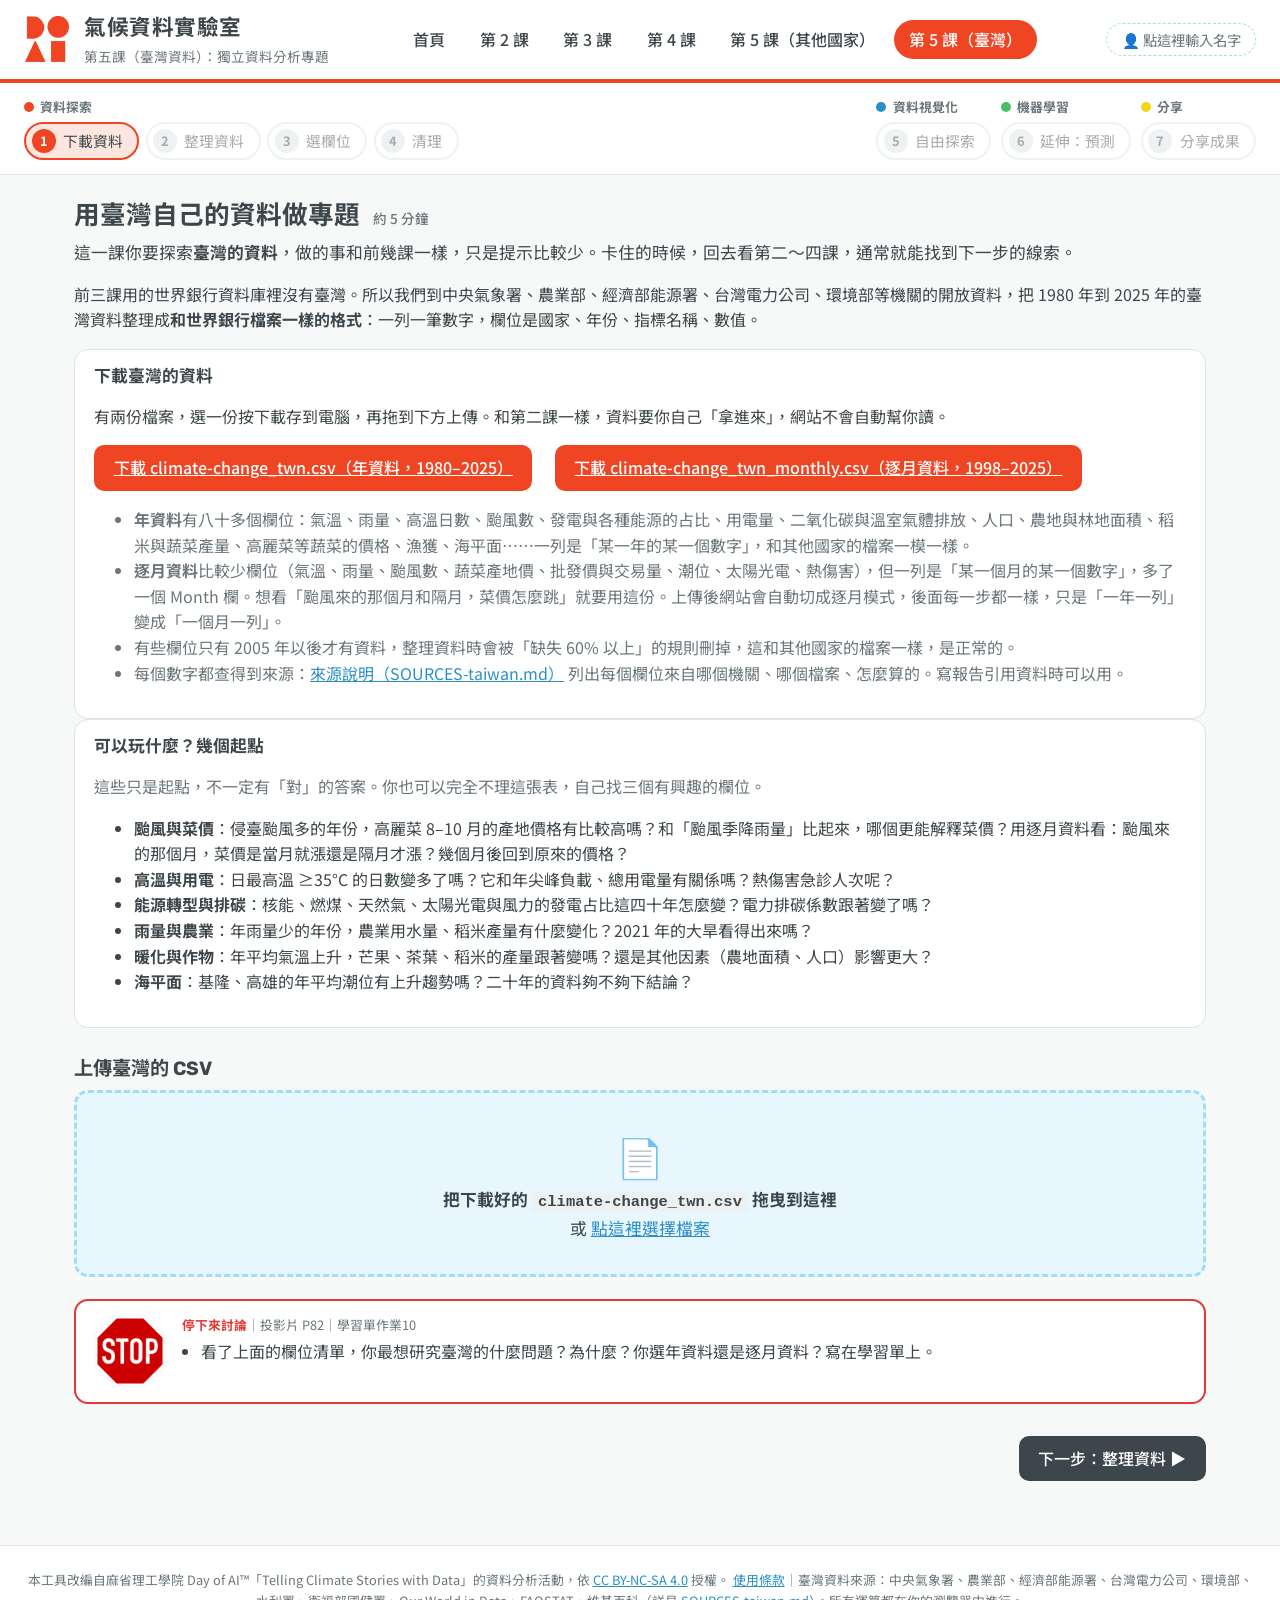
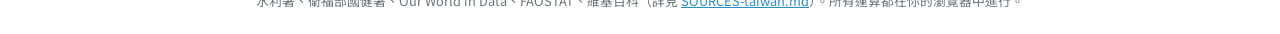
<file: lesson5tw.html>
<!doctype html>
<html lang="zh-Hant">
<head>
<meta charset="utf-8">
<meta name="viewport" content="width=device-width, initial-scale=1">
<title>第五課（臺灣資料）：獨立資料分析專題｜氣候資料實驗室</title>
<link rel="icon" href="assets/logo-dayofai.png">
<link rel="preconnect" href="https://fonts.googleapis.com">
<link rel="stylesheet" href="https://fonts.googleapis.com/css2?family=Noto+Sans+TC:wght@400;500;700&family=Rubik:wght@500;700&display=swap">
<link rel="stylesheet" href="style.css?v=202610220837">
</head>
<body>
<header class="topbar">
  <a class="brand" href="index.html">
    <img src="assets/logo-dayofai.png" alt="Day of AI" class="logo">
    <div><div class="brand-title">氣候資料實驗室</div><div class="brand-sub">第五課（臺灣資料）：獨立資料分析專題</div></div>
  </a>
  <nav class="lesson-nav" id="lessonNav" data-current="5tw"></nav>
  <div class="pills"><span class="pill" id="studentName"></span><span class="pill" id="datasetPill" hidden></span></div>
</header>
<nav class="pipeline" id="pipeline"></nav>

<main>
<!-- ───────── 下載資料 ───────── -->
<section class="panel" data-panel="1">
  <h1>用臺灣自己的資料做專題 <small>約 5 分鐘</small></h1>
  <p class="lead">這一課你要探索<b>臺灣的資料</b>，做的事和前幾課一樣，只是提示比較少。卡住的時候，回去看第二～四課，通常就能找到下一步的線索。</p>
  <p>前三課用的世界銀行資料庫裡沒有臺灣。所以我們到中央氣象署、農業部、經濟部能源署、台灣電力公司、環境部等機關的開放資料，把 1980 年到 2025 年的臺灣資料整理成<b>和世界銀行檔案一樣的格式</b>：一列一筆數字，欄位是國家、年份、指標名稱、數值。</p>
  <div class="card">
    <h3>下載臺灣的資料</h3>
    <p>有兩份檔案，選一份按下載存到電腦，再拖到下方上傳。和第二課一樣，資料要你自己「拿進來」，網站不會自動幫你讀。</p>
    <div class="toolbar">
      <a class="btn primary" href="data/climate-change_twn.csv" download="climate-change_twn.csv">下載 climate-change_twn.csv（年資料，1980–2025）</a>
      <a class="btn primary" href="data/climate-change_twn_monthly.csv" download="climate-change_twn_monthly.csv">下載 climate-change_twn_monthly.csv（逐月資料，1998–2025）</a>
    </div>
    <ul class="muted">
      <li><b>年資料</b>有八十多個欄位：氣溫、雨量、高溫日數、颱風數、發電與各種能源的占比、用電量、二氧化碳與溫室氣體排放、人口、農地與林地面積、稻米與蔬菜產量、高麗菜等蔬菜的價格、漁獲、海平面……一列是「某一年的某一個數字」，和其他國家的檔案一模一樣。</li>
      <li><b>逐月資料</b>比較少欄位（氣溫、雨量、颱風數、蔬菜產地價、批發價與交易量、潮位、太陽光電、熱傷害），但一列是「某一個月的某一個數字」，多了一個 Month 欄。想看「颱風來的那個月和隔月，菜價怎麼跳」就要用這份。上傳後網站會自動切成逐月模式，後面每一步都一樣，只是「一年一列」變成「一個月一列」。</li>
      <li>有些欄位只有 2005 年以後才有資料，整理資料時會被「缺失 60% 以上」的規則刪掉，這和其他國家的檔案一樣，是正常的。</li>
      <li>每個數字都查得到來源：<a href="data/SOURCES-taiwan.md" target="_blank" rel="noopener">來源說明（SOURCES-taiwan.md）</a> 列出每個欄位來自哪個機關、哪個檔案、怎麼算的。寫報告引用資料時可以用。</li>
    </ul>
  </div>
  <div class="card">
    <h3>可以玩什麼？幾個起點</h3>
    <p class="muted">這些只是起點，不一定有「對」的答案。你也可以完全不理這張表，自己找三個有興趣的欄位。</p>
    <ul>
      <li><b>颱風與菜價</b>：侵臺颱風多的年份，高麗菜 8–10 月的產地價格有比較高嗎？和「颱風季降雨量」比起來，哪個更能解釋菜價？用逐月資料看：颱風來的那個月，菜價是當月就漲還是隔月才漲？幾個月後回到原來的價格？</li>
      <li><b>高溫與用電</b>：日最高溫 ≥35°C 的日數變多了嗎？它和年尖峰負載、總用電量有關係嗎？熱傷害急診人次呢？</li>
      <li><b>能源轉型與排碳</b>：核能、燃煤、天然氣、太陽光電與風力的發電占比這四十年怎麼變？電力排碳係數跟著變了嗎？</li>
      <li><b>雨量與農業</b>：年雨量少的年份，農業用水量、稻米產量有什麼變化？2021 年的大旱看得出來嗎？</li>
      <li><b>暖化與作物</b>：年平均氣溫上升，芒果、茶葉、稻米的產量跟著變嗎？還是其他因素（農地面積、人口）影響更大？</li>
      <li><b>海平面</b>：基隆、高雄的年平均潮位有上升趨勢嗎？二十年的資料夠不夠下結論？</li>
    </ul>
  </div>
  <h2>上傳臺灣的 CSV</h2>
  <div id="upload"></div>
  <div class="stop" data-slides="P82" data-ws="作業10"><ul><li>看了上面的欄位清單，你最想研究臺灣的什麼問題？為什麼？你選年資料還是逐月資料？寫在學習單上。</li></ul></div>
  <div class="nav-row"><span></span><button class="btn next" data-goto="2">下一步：整理資料 ▶</button></div>
</section>

<!-- ───────── 整理 ───────── -->
<section class="panel" data-panel="2">
  <h1>把資料整理成資料表 <small>約 5 分鐘</small></h1>
  <p class="lead">和第二課一樣：刪掉標籤列和用不到的欄位、重新排成「一年一列」，再把缺失 60% 以上的欄位刪掉。忘了為什麼要這樣做，可以回去看第二課。</p>
  <div id="reformat"></div>
  <h2>刪掉缺失 60% 以上的欄位</h2>
  <p class="muted">年資料被刪掉的多半是 2011 年以後才開始統計的項目（例如批發菜價、熱傷害）；想研究它們的話，逐月檔從 1998 年起算，它們就留得住。</p>
  <div id="missing"></div>
  <div class="nav-row"><button class="btn ghost" data-goto="1">◀ 上一步</button><button class="btn next" data-goto="3">下一步：選欄位 ▶</button></div>
</section>

<!-- ───────── 選欄位 ───────── -->
<section class="panel" data-panel="3">
  <h1>選出三個有趣的欄位 <small>約 15 分鐘</small></h1>
  <p class="lead">先列出所有欄位，點進去看看資料（也可以只看某幾年），挑一個最有興趣的當「欄位 1」。接著再挑兩個：可以直接挑你有感覺的，也可以像第二課一樣看相關係數。</p>
  <p class="muted">記得：有些欄位和你的欄位高度相關，只是因為它們量的是同一件或很像的事（例如「六站平均年均溫」和「臺北年均溫」、「核能發電占比」和「電力排碳係數」）。盡量挑量的是<b>不同</b>東西、但彼此相關的欄位。</p>
  <div id="pick"></div>
  <h2>你選的三個欄位</h2>
  <div class="interest-print"></div>
  <div class="stop" data-slides="P83" data-ws="作業10"><ul><li>你選了哪三個欄位？為什麼？寫在學習單上。</li></ul></div>
  <div class="nav-row"><button class="btn ghost" data-goto="2">◀ 上一步</button><button class="btn next" data-goto="4">下一步：清理資料框 ▶</button></div>
</section>

<!-- ───────── 清理 ───────── -->
<section class="panel" data-panel="4">
  <h1>清理你的資料 <small>約 10 分鐘</small></h1>
  <p class="lead">只留下你選的三個欄位，再刪掉任何有空白的年份。步驟和第二課一樣。</p>
  <div id="clean"></div>
  <div class="stop" data-slides="P84–P85" data-ws="作業10">
    <ul>
      <li>你有興趣研究臺灣的什麼？你為什麼選這些資料欄位？</li>
      <li>你認為可能會發現什麼？</li>
      <li>這些欄位是怎麼量出來的？（例如「六站平均」代表全臺灣嗎？颱風數是誰算的？）</li>
    </ul>
  </div>
  <div class="nav-row"><button class="btn ghost" data-goto="3">◀ 上一步</button><button class="btn next" data-goto="5">下一步：自由探索 ▶</button></div>
</section>

<!-- ───────── 自由探索 ───────── -->
<section class="panel" data-panel="5">
  <h1>自由探索 <small>約 20 分鐘</small></h1>
  <p class="lead">先看看你整理好的整個資料框，也可以只看某些欄位、某幾年（第二課教過的方法）。然後用第三課學到的折線圖、散布圖，試試不同的顏色和圖表類型，找出最能呈現你感興趣的資料的畫法。</p>
  <div id="viewer" class="card"></div>
  <h2>畫圖</h2>
  <div id="vizBuilder"></div>
  <div class="stop" data-slides="P86" data-ws="作業11"><ul><li>在資料框中查看你的資料，把資料畫成折線圖和散布圖。你看到了什麼？記在學習單上。</li></ul></div>
  <div class="nav-row"><button class="btn ghost" data-goto="4">◀ 上一步</button><button class="btn next" data-goto="6">下一步：延伸：預測模型 ▶</button></div>
</section>

<!-- ───────── 延伸：預測 ───────── -->
<section class="panel" data-panel="6">
  <h1>延伸：預測模型 <small>約 15 分鐘</small></h1>
  <p class="lead">想要的話，可以拿預測模型來試試看；如果你比較想把時間花在做要分享的圖表，也可以跳過這一步。</p>
  <p>先替你的三個欄位都做<b>線性迴歸</b>，再做<b>支援向量迴歸</b>，做法和第四課一樣。別忘了 SVR 要先標準化，預測完再換回原本的單位（這裡會自動幫你做）。</p>
  <div id="mlBuilder"></div>
  <div class="stop" data-slides="P87"><ul><li>評估你的迴歸模型：它們有好好代表你的資料嗎？你猜為什麼有、或為什麼沒有？</li><li>颱風數、菜價這種一年一年跳動很大的資料，用「趨勢線」預測合理嗎？</li></ul></div>
  <div class="nav-row"><button class="btn ghost" data-goto="5">◀ 上一步</button><button class="btn next" data-goto="7">下一步：分享探索成果 ▶</button></div>
</section>

<!-- ───────── 分享 ───────── -->
<section class="panel" data-panel="7">
  <h1>分享你的探索成果 <small>約 10 分鐘</small></h1>
  <p class="lead">做得好！找一位同學，分享你對資料的初步想法和問題。第六課要用這些成果來說故事，記得把整理好的資料、圖表和筆記存下來。</p>
  <div class="stop" data-slides="P88" data-ws="作業11">
    <ul>
      <li>你探索的資料中，有沒有令人困惑或出乎意料的地方？</li>
      <li>你的探索結果符合你原本的假設嗎（如果有的話）？</li>
      <li>有沒有發現什麼有趣、但很難解釋的模式？</li>
      <li>這些資料是誰蒐集的、怎麼量的？你信任它們嗎？（看看<a href="data/SOURCES-taiwan.md" target="_blank" rel="noopener">來源說明</a>）</li>
      <li>資料的哪個部分最讓你想繼續探索？</li>
    </ul>
  </div>
  <div class="takeaway-grid">
    <div class="card"><h3>📄 整理好的資料</h3><p>第六課可以再用，也可以用 Excel 打開。</p><button class="btn primary" id="dlClean">下載 CSV</button></div>
    <div class="card"><h3>📈 我的圖表</h3><p>在「自由探索」「延伸：預測」的每張圖下方按「存成圖片」，就能貼進簡報或影片。</p></div>
    <div id="notes"></div>
  </div>
  <div class="nav-row"><button class="btn ghost" data-goto="6">◀ 上一步</button><a class="btn next" href="index.html">回首頁</a></div>
  <p class="muted tiny" style="text-align:right"><button class="btn small ghost" id="resetAll">清除第五課（臺灣資料）的進度，重新開始</button></p>
</section>
</main>

<footer class="footer">
  本工具改編自麻省理工學院 Day of AI™「Telling Climate Stories with Data」的資料分析活動，依
  <a href="https://creativecommons.org/licenses/by-nc-sa/4.0/" target="_blank" rel="noopener">CC BY-NC-SA 4.0</a> 授權。
  <a href="https://www.dayofai.org/privacy-and-terms-of-use" target="_blank" rel="noopener">使用條款</a>｜臺灣資料來源：中央氣象署、農業部、經濟部能源署、台灣電力公司、環境部、水利署、衛福部國健署、Our World in Data、FAOSTAT、維基百科（詳見 <a href="data/SOURCES-taiwan.md" target="_blank" rel="noopener">SOURCES-taiwan.md</a>）。所有運算都在你的瀏覽器中進行。
</footer>
<div class="toast" id="toast"></div>

<script src="lib/chart.umd.min.js?v=20261011171038"></script>
<script src="data/indicators-zh.js?v=20261017210000"></script>
<script src="js/core.js?v=20261017210000"></script>
<script src="js/explore.js?v=202610221005"></script>
<script src="js/wide.js?v=202610220838"></script>
<script src="js/viz.js?v=20261017213000"></script>
<script src="js/ml.js?v=202610221005"></script>
<script src="js/lesson5tw.js?v=20261017210000"></script>
</body>
</html>
</file>
<file: style.css>
/* 配色取自投影片：Day of AI 橘紅、淺藍、深灰，輔色青綠、綠、黃 */
:root {
  --orange: #EF4523;
  --orange-l: #FDE6E0;
  --blue: #A2DDF5;
  --blue-d: #2A8FC9;
  --blue-l: #E8F6FD;
  --ink: #3D464A;
  --ink-2: #6B767B;
  --teal: #52CAB8;
  --green: #49BF64;
  --yellow: #F5D616;
  --bg: #F7F8F8;
  --card: #FFFFFF;
  --line: #DDE3E6;
  --radius: 14px;
  --font: "Noto Sans TC", "PingFang TC", "Microsoft JhengHei", system-ui, sans-serif;
  --font-head: "Rubik", "Noto Sans TC", "PingFang TC", "Microsoft JhengHei", sans-serif;
}

* { box-sizing: border-box; }
html, body { margin: 0; }
body {
  font-family: var(--font);
  color: var(--ink);
  background: var(--bg);
  line-height: 1.6;
  font-size: 16px;
}
a { color: var(--blue-d); }
code { background: #EEF1F2; padding: 1px 6px; border-radius: 4px; font-size: .92em; }
h1, h2, h3 { font-family: var(--font-head); line-height: 1.3; }
h1 { font-size: 1.6rem; margin: 0 0 .4rem; }
h1 small { font-size: .85rem; font-weight: 500; color: var(--ink-2); margin-left: .5rem; font-family: var(--font); }
h2 { font-size: 1.2rem; margin: 1.8rem 0 .5rem; }
h3 { margin: 0 0 .4rem; font-size: 1.05rem; }
.lead { font-size: 1.05rem; margin: 0 0 1rem; }
.muted { color: var(--ink-2); }
.tiny { font-size: .8rem; }
[hidden] { display: none !important; }

/* ── 頂部列 ── */
.topbar {
  display: flex; align-items: center; justify-content: space-between; gap: 1rem; flex-wrap: wrap;
  background: #fff; padding: .7rem 1.5rem; border-bottom: 4px solid var(--orange);
  position: sticky; top: 0; z-index: 20;
}
.brand { display: flex; align-items: center; gap: .9rem; color: inherit; text-decoration: none; }
.logo { width: 46px; height: 46px; object-fit: contain; }
.brand-title { font-family: var(--font-head); font-weight: 700; font-size: 1.35rem; letter-spacing: .02em; }
.brand-sub { font-size: .85rem; color: var(--ink-2); }
.dataset-pill { background: var(--blue-l); border: 1px solid var(--blue); border-radius: 999px; padding: .25rem .9rem; font-size: .9rem; white-space: nowrap; }

/* ── 資料分析流程導覽 ── */
.pipeline {
  display: flex; gap: .6rem; padding: .9rem 1.5rem; background: #fff;
  border-bottom: 1px solid var(--line); overflow-x: auto;
}
.stage { flex: 0 0 auto; }
.stage[data-stage="explore"] { flex: 1 1 auto; }
.stage-name { font-size: .8rem; font-weight: 700; color: var(--ink-2); margin-bottom: .3rem; display: flex; align-items: center; gap: .4rem; }
.stage-name .dot { width: 10px; height: 10px; border-radius: 50%; display: inline-block; }
.stage[data-stage="explore"] .dot { background: var(--orange); }
.stage[data-stage="viz"] .dot { background: var(--blue-d); }
.stage[data-stage="ml"] .dot { background: var(--green); }
.stage[data-stage="story"] .dot { background: var(--yellow); }
.steps { display: flex; gap: .4rem; }
.step {
  font: inherit; font-size: .92rem; border: 2px solid var(--line); background: #fff; color: var(--ink);
  border-radius: 999px; padding: .3rem .9rem .3rem .35rem; cursor: pointer; display: flex; align-items: center; gap: .45rem; white-space: nowrap;
}
.step b { width: 24px; height: 24px; border-radius: 50%; background: var(--line); display: inline-flex; align-items: center; justify-content: center; font-size: .8rem; }
.step.done b { background: var(--teal); color: #fff; }
.step.active { border-color: var(--orange); background: var(--orange-l); }
.step.active b { background: var(--orange); color: #fff; }
.step:disabled { opacity: .45; cursor: not-allowed; }

/* ── 主內容 ── */
main { max-width: 1180px; margin: 0 auto; padding: 1.5rem; }
.panel { display: none; }
.panel.active { display: block; animation: fade .25s ease; }
@keyframes fade { from { opacity: 0; transform: translateY(6px); } to { opacity: 1; transform: none; } }

.card { background: var(--card); border: 1px solid var(--line); border-radius: var(--radius); padding: 1rem 1.2rem; }

/* 按鈕 */
.btn {
  font: inherit; font-weight: 500; border: 2px solid var(--ink); background: #fff; color: var(--ink);
  border-radius: 10px; padding: .5rem 1.1rem; cursor: pointer; transition: transform .08s, background .15s;
}
.btn:hover { transform: translateY(-1px); }
.btn:active { transform: none; }
.btn.primary { background: var(--orange); border-color: var(--orange); color: #fff; }
.btn.next { background: var(--ink); border-color: var(--ink); color: #fff; }
.btn.ghost { border-color: var(--line); }
.btn.small { padding: .25rem .7rem; font-size: .88rem; border-width: 1.5px; }
.btn.toggle { border-color: var(--line); }
.btn.toggle.on { border-color: var(--orange); background: var(--orange-l); }
.btn:disabled { opacity: .4; cursor: not-allowed; transform: none; }
.link { color: var(--blue-d); text-decoration: underline; cursor: pointer; }

.nav-row { display: flex; justify-content: space-between; align-items: center; margin: 2rem 0 .5rem; gap: 1rem; }

/* 上傳區 */
.dropzone {
  border: 3px dashed var(--blue); background: var(--blue-l); border-radius: var(--radius);
  padding: 2rem 1rem; text-align: center; transition: background .15s, border-color .15s;
}
.dropzone.over { background: var(--orange-l); border-color: var(--orange); }
.dropzone.compact { padding: 1rem; }
.dz-icon { font-size: 2.4rem; }
.dz-text { font-size: 1.05rem; }
.sample-row { display: flex; flex-wrap: wrap; gap: .5rem; justify-content: center; }
.dz-or { color: var(--ink-2); margin: .7rem 0; font-size: .9rem; }

.howto { margin: 1rem 0; background: #fff; border: 1px solid var(--line); border-radius: var(--radius); padding: .7rem 1.1rem; }
.howto summary { cursor: pointer; font-weight: 700; }

.callout { background: #FFF9DB; border-left: 5px solid var(--yellow); padding: .8rem 1rem; border-radius: 8px; margin: 1rem 0; }
.hint { color: var(--ink-2); font-size: .9rem; margin-top: .5rem; }
.nan { color: #B0B8BC; font-style: italic; }

/* 表格 */
.table-wrap { overflow: auto; max-height: 420px; border: 1px solid var(--line); border-radius: 10px; background: #fff; }
.table-wrap.small { max-height: 260px; }
table.data { border-collapse: collapse; font-size: .85rem; min-width: 100%; }
table.data th, table.data td { padding: .35rem .6rem; border-bottom: 1px solid #EEF1F2; text-align: right; white-space: nowrap; }
table.data th { position: sticky; top: 0; background: #F1F4F5; text-align: left; vertical-align: bottom; z-index: 1; }
table.data th .en { display: block; font-weight: 400; font-size: .72rem; color: var(--ink-2); max-width: 220px; white-space: normal; }
table.data th .miss { display: block; font-weight: 500; font-size: .72rem; color: var(--orange); }
table.data td:first-child, table.data th:first-child { position: sticky; left: 0; background: #F7F9FA; text-align: left; font-weight: 700; z-index: 2; }
table.data th:first-child { z-index: 3; }
table.data td.left { text-align: left; }
table.data tr.removed td { background: #FDECEC; color: #B6463A; text-decoration: line-through; }

/* STOP 討論卡 */
.stop {
  display: flex; gap: 1rem; align-items: flex-start; background: #fff; border: 2px solid #E53935;
  border-radius: var(--radius); padding: .9rem 1.1rem; margin: 1.4rem 0;
}
.stop::before {
  content: ""; flex: 0 0 72px; height: 72px; background: url(assets/stop-sign.png) center/contain no-repeat;
}
.stop.compact { margin: .8rem 0; padding: .6rem .9rem; }
.stop.compact::before { flex-basis: 72px; height: 72px; }
.stop ul { margin: 0; padding-left: 1.2rem; }
.stop .stop-meta { font-size: .8rem; color: var(--ink-2); margin-bottom: .2rem; }
.stop .stop-meta b { color: #E53935; }

/* 缺失資料 */
.toolbar { display: flex; flex-wrap: wrap; gap: .8rem 1.4rem; align-items: center; margin: .8rem 0; }
.toolbar label { display: inline-flex; align-items: center; gap: .4rem; }
.toolbar input[type="text"] { font: inherit; padding: .35rem .6rem; border: 1.5px solid var(--line); border-radius: 8px; min-width: 260px; }
.toolbar select, .toolbar input[type="number"] { font: inherit; padding: .3rem .4rem; border: 1.5px solid var(--line); border-radius: 8px; }
.toolbar input[type="number"] { width: 3.6rem; }
.legend-row { font-size: .85rem; color: var(--ink-2); display: flex; align-items: center; gap: .4rem; margin-bottom: .5rem; }
.sw { width: 14px; height: 14px; border-radius: 3px; display: inline-block; }
.sw.keep { background: var(--teal); }
.sw.drop { background: var(--orange); }
.missing-list { display: grid; grid-template-columns: 1fr; gap: 2px; background: #fff; border: 1px solid var(--line); border-radius: 10px; padding: .4rem; max-height: 560px; overflow: auto; }
.miss-row { display: grid; grid-template-columns: minmax(200px, 2fr) 3fr 4.2rem 6.5rem; gap: .8rem; align-items: center; padding: .25rem .5rem; border-radius: 6px; font-size: .88rem; }
.miss-row:hover { background: #F4F7F8; }
.miss-row .name small { display: block; color: var(--ink-2); font-size: .72rem; }
.miss-bar { height: 12px; background: #EEF1F2; border-radius: 6px; overflow: hidden; }
.miss-bar span { display: block; height: 100%; background: var(--teal); border-radius: 6px; }
.miss-row.will-drop .miss-bar span { background: var(--orange); }
.miss-row.dropped { opacity: .45; text-decoration: line-through; }
.miss-row .pct { text-align: right; font-variant-numeric: tabular-nums; font-weight: 700; }

/* 選欄位 */
.pick-layout { display: grid; grid-template-columns: minmax(260px, 1fr) 1.4fr; gap: 1.2rem; }
.pick-left input[type="search"] { width: 100%; font: inherit; padding: .5rem .8rem; border: 1.5px solid var(--line); border-radius: 10px; margin-bottom: .6rem; }
.chip-list { display: flex; flex-direction: column; gap: .35rem; max-height: 520px; overflow: auto; padding-right: .3rem; }
.chip {
  background: #fff; border: 1.5px solid var(--line); border-radius: 10px; padding: .4rem .7rem; cursor: grab;
  font-size: .9rem; display: flex; align-items: center; gap: .5rem; user-select: none;
}
.chip:hover { border-color: var(--blue-d); }
.chip.selected { border-color: var(--orange); background: var(--orange-l); }
.chip.used { opacity: .65; }
.chip.used .add { background: var(--ink-2); }
.chip.dragging { opacity: .4; }
.chip .grip { color: #B0B8BC; font-size: .9rem; touch-action: none; padding: .3rem .15rem; cursor: grab; }
.drag-ghost { position: fixed; left: 0; top: 0; z-index: 100; pointer-events: none; box-shadow: 0 8px 24px rgba(0,0,0,.18); border-color: var(--orange); opacity: .95; }
body.is-dragging, body.is-dragging * { cursor: grabbing !important; user-select: none; }
.chip .txt { flex: 1; min-width: 0; }
.chip .txt small { display: block; color: var(--ink-2); font-size: .72rem; overflow: hidden; text-overflow: ellipsis; white-space: nowrap; }
.chip .add { border: none; background: var(--ink); color: #fff; border-radius: 6px; font-size: .78rem; padding: .15rem .5rem; cursor: pointer; }
.chip .miss-tag { font-size: .72rem; color: var(--ink-2); white-space: nowrap; }

.slots { display: grid; grid-template-columns: repeat(3, 1fr); gap: .7rem; margin-bottom: 1rem; }
.slot, .axis-zone {
  border: 2.5px dashed var(--blue); background: var(--blue-l); border-radius: 12px; padding: .5rem .7rem; min-height: 86px; position: relative;
  transition: background .15s, border-color .15s;
}
.slot.over, .axis-zone.over { background: var(--orange-l); border-color: var(--orange); }
.slot.filled { border-style: solid; background: #fff; border-color: var(--orange); }
.slot-label { font-size: .75rem; font-weight: 700; color: var(--ink-2); }
.slot-body { font-size: .9rem; color: var(--ink-2); margin-top: .2rem; }
.slot.filled .slot-body { color: var(--ink); font-weight: 500; }
.slot-body small { display: block; color: var(--ink-2); font-weight: 400; font-size: .72rem; }
.slot .x, .tag .x { position: absolute; top: .3rem; right: .4rem; border: none; background: none; font-size: 1.1rem; color: var(--ink-2); cursor: pointer; }
.preview { min-height: 200px; }
.preview h3 small { display: block; font-weight: 400; color: var(--ink-2); font-size: .78rem; }
.preview .chart-box { height: 200px; }

/* 相關 */
.corr-tabs { display: flex; gap: .5rem; margin-bottom: .6rem; }
.corr-list { display: grid; gap: 3px; }
.corr-row { display: grid; grid-template-columns: minmax(200px, 2fr) 3fr 3.2rem 6.2rem; gap: .7rem; align-items: center; font-size: .86rem; padding: .2rem .4rem; border-radius: 6px; }
.corr-row:hover { background: #F4F7F8; }
.corr-row .name small { display: block; color: var(--ink-2); font-size: .72rem; }
.corr-bar { position: relative; height: 14px; background: #F1F4F5; border-radius: 4px; }
.corr-bar::after { content: ""; position: absolute; left: 50%; top: -2px; bottom: -2px; width: 1px; background: #9AA5AA; }
.corr-bar span { position: absolute; top: 0; height: 100%; border-radius: 4px; }
.corr-row .r { font-weight: 700; text-align: right; font-variant-numeric: tabular-nums; }
.corr-row .n { color: var(--ink-2); font-size: .75rem; display: flex; align-items: center; justify-content: flex-end; gap: .4rem; white-space: nowrap; }
.corr-row .add { font-size: .75rem; }
.heat { border-collapse: collapse; font-size: .78rem; }
.heat th { font-weight: 500; padding: .2rem .4rem; text-align: right; max-width: 220px; }
.heat th.top { writing-mode: vertical-rl; text-orientation: mixed; text-align: end; height: 180px; vertical-align: bottom; padding: .3rem .2rem; }
.heat td { width: 44px; height: 32px; text-align: center; font-variant-numeric: tabular-nums; border: 1px solid #fff; }

/* 圖表 */
.viz-tabs { display: flex; gap: .5rem; margin: 1rem 0 .4rem; }
.builder { display: grid; grid-template-columns: 260px 1fr; gap: 1.2rem; align-items: start; }
.builder-side .chip-list { max-height: 560px; }
.mini-title { font-size: .82rem; font-weight: 700; color: var(--ink-2); margin-bottom: .4rem; }
.axis-zone { min-height: 64px; }
.axis-zone .zone-body { display: flex; flex-wrap: wrap; gap: .4rem; margin-top: .3rem; min-height: 30px; align-items: center; }
.axis-zone .zone-body:empty::after { content: "把欄位拖曳到這裡（或點欄位旁的「加入」）"; color: var(--ink-2); font-size: .85rem; }
.axis-pair { display: grid; grid-template-columns: 1fr 1fr; gap: .7rem; }
.tag { display: inline-flex; align-items: center; gap: .4rem; background: #fff; border: 1.5px solid var(--ink); border-radius: 999px; padding: .2rem .4rem .2rem .7rem; font-size: .88rem; }
.tag input[type="color"] { width: 26px; height: 22px; border: none; padding: 0; background: none; cursor: pointer; }
.tag .x { position: static; font-size: 1rem; }
.chart-box { position: relative; height: 380px; background: #fff; border: 1px solid var(--line); border-radius: var(--radius); padding: .6rem; }
.chart-box.tall { height: 440px; }
.chart-actions { display: flex; justify-content: flex-end; margin-top: .4rem; }
.source-box { display: flex; flex-wrap: wrap; gap: 1rem; align-items: center; justify-content: space-between; }

/* 機器學習 */
.model-row { display: grid; grid-template-columns: 1fr 1.3fr; gap: .8rem; margin: .8rem 0; }
.model-card { background: #fff; border: 1.5px solid var(--line); border-radius: 12px; padding: .7rem .9rem; }
.model-head { font-weight: 700; display: block; cursor: pointer; }
.model-head input, .model-head .swatch { vertical-align: middle; margin-right: .35rem; }
.swatch { width: 16px; height: 4px; border-radius: 2px; display: inline-block; }
.model-body { font-size: .9rem; margin-top: .4rem; }
.slider-row { display: grid; grid-template-columns: 7.2rem 1fr 3rem; gap: .5rem; align-items: center; }
.slider-row b { text-align: right; font-variant-numeric: tabular-nums; }
.slider-row span { cursor: help; }
.result-box { margin-top: .8rem; }
.result-box table { border-collapse: collapse; width: 100%; background: #fff; border-radius: 10px; overflow: hidden; font-size: .92rem; }
.result-box th, .result-box td { padding: .45rem .7rem; border-bottom: 1px solid #EEF1F2; text-align: left; }
.result-box th { background: #F1F4F5; }
.result-box .big { font-size: 1.15rem; font-weight: 700; }
.exam { background: #FFF9DB; padding: .2rem .6rem; border-radius: 8px; }
.verdict { margin-top: .6rem; padding: .7rem 1rem; border-radius: 10px; background: var(--blue-l); }

/* 帶走成果 */
.takeaway-grid { display: grid; grid-template-columns: repeat(3, 1fr); gap: 1rem; }
.notes-ta { display: block; width: 100%; box-sizing: border-box; font: inherit; line-height: 1.6; border: 1.5px solid var(--line); border-radius: 8px; padding: .6rem .8rem; resize: vertical; }
.notes-foot { display: flex; flex-wrap: wrap; align-items: center; gap: .6rem; margin-top: .6rem; }
.takeaway-grid textarea { width: 100%; font: inherit; border: 1.5px solid var(--line); border-radius: 8px; padding: .5rem; margin-bottom: .4rem; }

.footer { text-align: center; font-size: .8rem; color: var(--ink-2); padding: 1.5rem; border-top: 1px solid var(--line); background: #fff; margin-top: 2rem; }

.toast {
  position: fixed; left: 50%; bottom: 24px; transform: translateX(-50%) translateY(120px); background: var(--ink); color: #fff;
  padding: .6rem 1.2rem; border-radius: 10px; transition: transform .25s; z-index: 50; max-width: 90vw;
}
.toast.show { transform: translateX(-50%) translateY(0); visibility: visible; }
.toast { visibility: hidden; }


/* ── 課程切換、名字 ── */
.lesson-nav { display: flex; gap: .3rem; flex-wrap: wrap; }
.lesson-nav a { text-decoration: none; color: var(--ink); padding: .3rem .8rem; border-radius: 999px; border: 2px solid transparent; font-weight: 500; white-space: nowrap; }
.lesson-nav a:hover { border-color: var(--line); }
.lesson-nav a.on { background: var(--orange); color: #fff; }
.pills { display: flex; gap: .5rem; align-items: center; }
.pill { background: var(--blue-l); border: 1px solid var(--blue); border-radius: 999px; padding: .25rem .9rem; font-size: .9rem; white-space: nowrap; }
.pill:empty { display: none; }
.pill.editable { cursor: pointer; }
.pill.editable:hover { border-color: var(--blue-d); }
.pill.editable.empty { background: #fff; border-style: dashed; color: var(--ink-2); }
.pill input { font: inherit; border: none; outline: none; background: transparent; width: 8em; padding: 0; }

/* ── 首頁 ── */
.hero { margin-bottom: 1.2rem; }
.lesson-grid { display: grid; grid-template-columns: repeat(2, 1fr); gap: 1rem; }
.lesson-card { display: block; text-decoration: none; color: var(--ink); background: #fff; border: 1px solid var(--line); border-top: 6px solid var(--orange); border-radius: var(--radius); padding: 1rem 1.2rem; transition: transform .1s, box-shadow .15s; }
.lesson-card:hover { transform: translateY(-2px); box-shadow: 0 8px 22px rgba(0,0,0,.08); }
.lesson-card[data-stage="viz"] { border-top-color: var(--blue-d); }
.lesson-card[data-stage="ml"] { border-top-color: var(--green); }
.lesson-card[data-stage="story"] { border-top-color: var(--yellow); }
.lesson-card h2 { margin: .1rem 0 .4rem; }
.lc-num { font-family: var(--font-head); font-weight: 700; color: var(--ink-2); }
.lc-files { display: flex; flex-direction: column; gap: .15rem; font-size: .85rem; color: var(--ink-2); margin-top: .5rem; }
.lc-prog { margin-top: .6rem; font-size: .82rem; font-weight: 700; color: var(--blue-d); }
.pipeline-img { margin: 1.5rem 0 .5rem; }

/* ── Notebook 儲存格 ── */
.cell { border: 1px solid var(--line); border-radius: 10px; background: #fff; margin: .6rem 0; overflow: hidden; }
.cell-head { display: flex; align-items: center; gap: .6rem; padding: .35rem .6rem; background: #F1F4F5; border-bottom: 1px solid var(--line); flex-wrap: wrap; }
.cell-head code { background: none; color: var(--ink-2); font-size: .8rem; }
.run { width: 30px; height: 30px; border-radius: 50%; border: none; background: var(--ink); color: #fff; cursor: pointer; font-size: .85rem; }
.run:hover { background: var(--orange); }
.cell textarea { width: 100%; border: none; font: .88rem/1.5 ui-monospace, "SF Mono", Menlo, Consolas, monospace; padding: .6rem .8rem; resize: vertical; background: #FBFCFC; }
.code-ro { margin: 0; padding: .6rem .8rem; font: .88rem/1.5 ui-monospace, "SF Mono", Menlo, Consolas, monospace; background: #FBFCFC; white-space: pre-wrap; word-break: break-word; border-radius: 8px; }
pre.out { margin: 0; padding: .6rem .8rem; font: .88rem/1.5 ui-monospace, "SF Mono", Menlo, Consolas, monospace; background: #F4F8F4; border-left: 4px solid var(--teal); white-space: pre-wrap; word-break: break-word; }
pre.out.err { background: #FDF0EE; border-left-color: var(--orange); }
details.code { margin: .8rem 0; border: 1px dashed #B9C3C7; border-radius: 10px; background: #FBFCFC; }
details.code summary { cursor: pointer; padding: .45rem .8rem; font-size: .88rem; color: var(--ink-2); font-weight: 500; }
details.code summary::before { content: "🐍 "; }
details.code pre { margin: 0; padding: .2rem .9rem .8rem; overflow: auto; }
details.code code { background: none; padding: 0; font: .84rem/1.55 ui-monospace, "SF Mono", Menlo, Consolas, monospace; white-space: pre; }

/* ── 步驟中的小步驟 ── */
.substep { border-left: 4px solid var(--line); padding: .2rem 0 .2rem 1rem; margin: 1rem 0; }
.substep.done { border-left-color: var(--teal); }
.substep h3 code, .card h3 code { font-weight: 400; font-size: .8rem; }
.ok-box { background: #EAF8F4; border: 1px solid var(--teal); border-radius: 10px; padding: .6rem 1rem; margin: .8rem 0; }
.ok-line { color: #1E8C78; font-weight: 700; margin: .3rem 0; }
.done-card { border-color: var(--teal); margin-top: .8rem; }
.miss-inline { color: var(--orange); font-weight: 700; }
table.data th.struck, table.data td.struck { text-decoration: line-through; color: #B6463A; background: #FDECEC; }
.shot { max-width: 100%; border: 1px solid var(--line); border-radius: 10px; display: block; margin: .8rem 0; }
.shot.small { max-width: 520px; }
.link-out a { word-break: break-all; }

/* ── df_foods、df_example ── */
.foods { display: grid; grid-template-columns: 300px 1fr; gap: 1rem; align-items: start; margin: .8rem 0; }
.foods-btns { display: flex; flex-direction: column; gap: .35rem; }
.foods-btns .btn { text-align: left; display: flex; flex-direction: column; gap: 0; }
.foods-btns .btn code { background: none; padding: 0; font-size: .84rem; }
.foods-btns .btn span { font-size: .75rem; color: var(--ink-2); }
.foods-out .code-ro { margin-bottom: .5rem; border: 1px solid var(--line); }
.ex-grid { display: grid; grid-template-columns: repeat(3, 1fr); gap: .8rem; }
.preview-grid { display: grid; grid-template-columns: minmax(180px, 1fr) 1.4fr; gap: .8rem; margin-top: .5rem; }
.preview .preview-grid .chart-box { height: 240px; }
.preview .table-wrap.small { max-height: 240px; }

/* ── 任務清單 ── */
.task-box { margin-top: 1rem; background: #fff; border: 1px solid var(--line); border-radius: 12px; padding: .7rem .8rem; }
ol.tasks { list-style: none; margin: 0; padding: 0; display: grid; gap: .45rem; font-size: .86rem; }
ol.tasks li { display: grid; grid-template-columns: 22px 1fr; gap: .45rem; align-items: start; }
ol.tasks .tick { width: 20px; height: 20px; border-radius: 50%; border: 2px solid var(--line); display: inline-flex; align-items: center; justify-content: center; font-size: .75rem; font-weight: 700; color: #fff; }
ol.tasks li.ok .tick { background: var(--teal); border-color: var(--teal); }
ol.tasks li.ok span:last-child { color: var(--ink-2); }
ol.tasks .prog { margin-left: .4rem; color: var(--blue-d); }
.tag .tagname { font-weight: 500; }
.tag .cname { width: 7.5rem; font: inherit; font-size: .8rem; padding: .1rem .35rem; border: 1px solid var(--line); border-radius: 6px; }

/* ── 預測 ── */
.model-title { font-family: var(--font-head); font-weight: 700; margin-bottom: .5rem; }
.model-info { display: grid; gap: .6rem; margin-top: .8rem; }
.tryit { margin-top: .6rem; }
.tryit input[type=number] { width: 6rem; }
table.mini { border-collapse: collapse; font-size: .86rem; margin-top: .3rem; }
table.mini th, table.mini td { border: 1px solid #E6EBED; padding: .3rem .55rem; text-align: right; font-variant-numeric: tabular-nums; }
table.mini th { background: #F1F4F5; text-align: left; font-weight: 500; }
.ext-body { margin-top: .6rem; }
.chart-box.short { height: 240px; border: none; border-top: 1px solid var(--line); border-radius: 0; }
.sc3 { display: grid; grid-template-columns: repeat(3, 1fr); gap: .8rem; }

@media (max-width: 860px) {
  .lesson-grid, .foods, .ex-grid, .preview-grid, .sc3 { grid-template-columns: 1fr; }
  .lesson-nav { order: 3; width: 100%; }
  .toolbar label { width: 100%; }
  .toolbar label input[type="text"] { flex: 1; }
}

@media (max-width: 1080px) {
  .model-row { grid-template-columns: 1fr; }
}
/* 手機與平板 */
@media (max-width: 860px) {
  .pick-layout, .builder, .model-row, .takeaway-grid { grid-template-columns: 1fr; }
  .slots { grid-template-columns: 1fr; }
  .topbar { padding: .6rem 16px; }
  .brand-sub { display: none; }
  main { padding: 1rem 16px; }
  .pipeline { padding: .7rem 16px; }
  .miss-row { grid-template-columns: 1fr 1fr 3.4rem; }
  .corr-row { grid-template-columns: 1fr 1fr 3.2rem; }
  .corr-row .n { display: none; }
  .toolbar input[type="text"] { min-width: 0; width: 100%; }
  .chart-box { height: 300px; }
}
@media print {
  .topbar, .pipeline, .nav-row, .footer { display: none; }
}
#foodTable { max-height: 560px; }

.miss-row .cov { font-size: .82rem; font-variant-numeric: tabular-nums; text-align: right; }
.miss-row .cov small { display: block; color: var(--ink-2); font-size: .72rem; }
.miss-summary { margin: .6rem 0 .8rem; font-size: .92rem; }
.miss-head { margin-bottom: .2rem; }
@media (max-width: 860px) { .miss-row { grid-template-columns: 1fr 1fr 3.4rem; } .miss-row .cov { grid-column: 1 / -1; text-align: left; } }
.pick-howto { background: var(--blue-l); border-left: 5px solid var(--blue-d); border-radius: 8px; padding: .6rem 1rem; margin: .4rem 0 .9rem; font-size: .95rem; }
.pick-howto.ok { background: #EAF8F4; border-left-color: var(--teal); }
.chip .slot-badge { font-size: .72rem; font-weight: 700; color: #fff; background: var(--orange); border-radius: 999px; padding: .05rem .5rem; white-space: nowrap; }
.chip.current { box-shadow: 0 0 0 3px rgba(239,69,35,.25); }
.chip:not(.selected) { cursor: pointer; }
.slot.filled { cursor: pointer; }
.pick-left .chip { cursor: pointer; }
.shot-cap { margin: -.4rem 0 1rem; }
</file>
